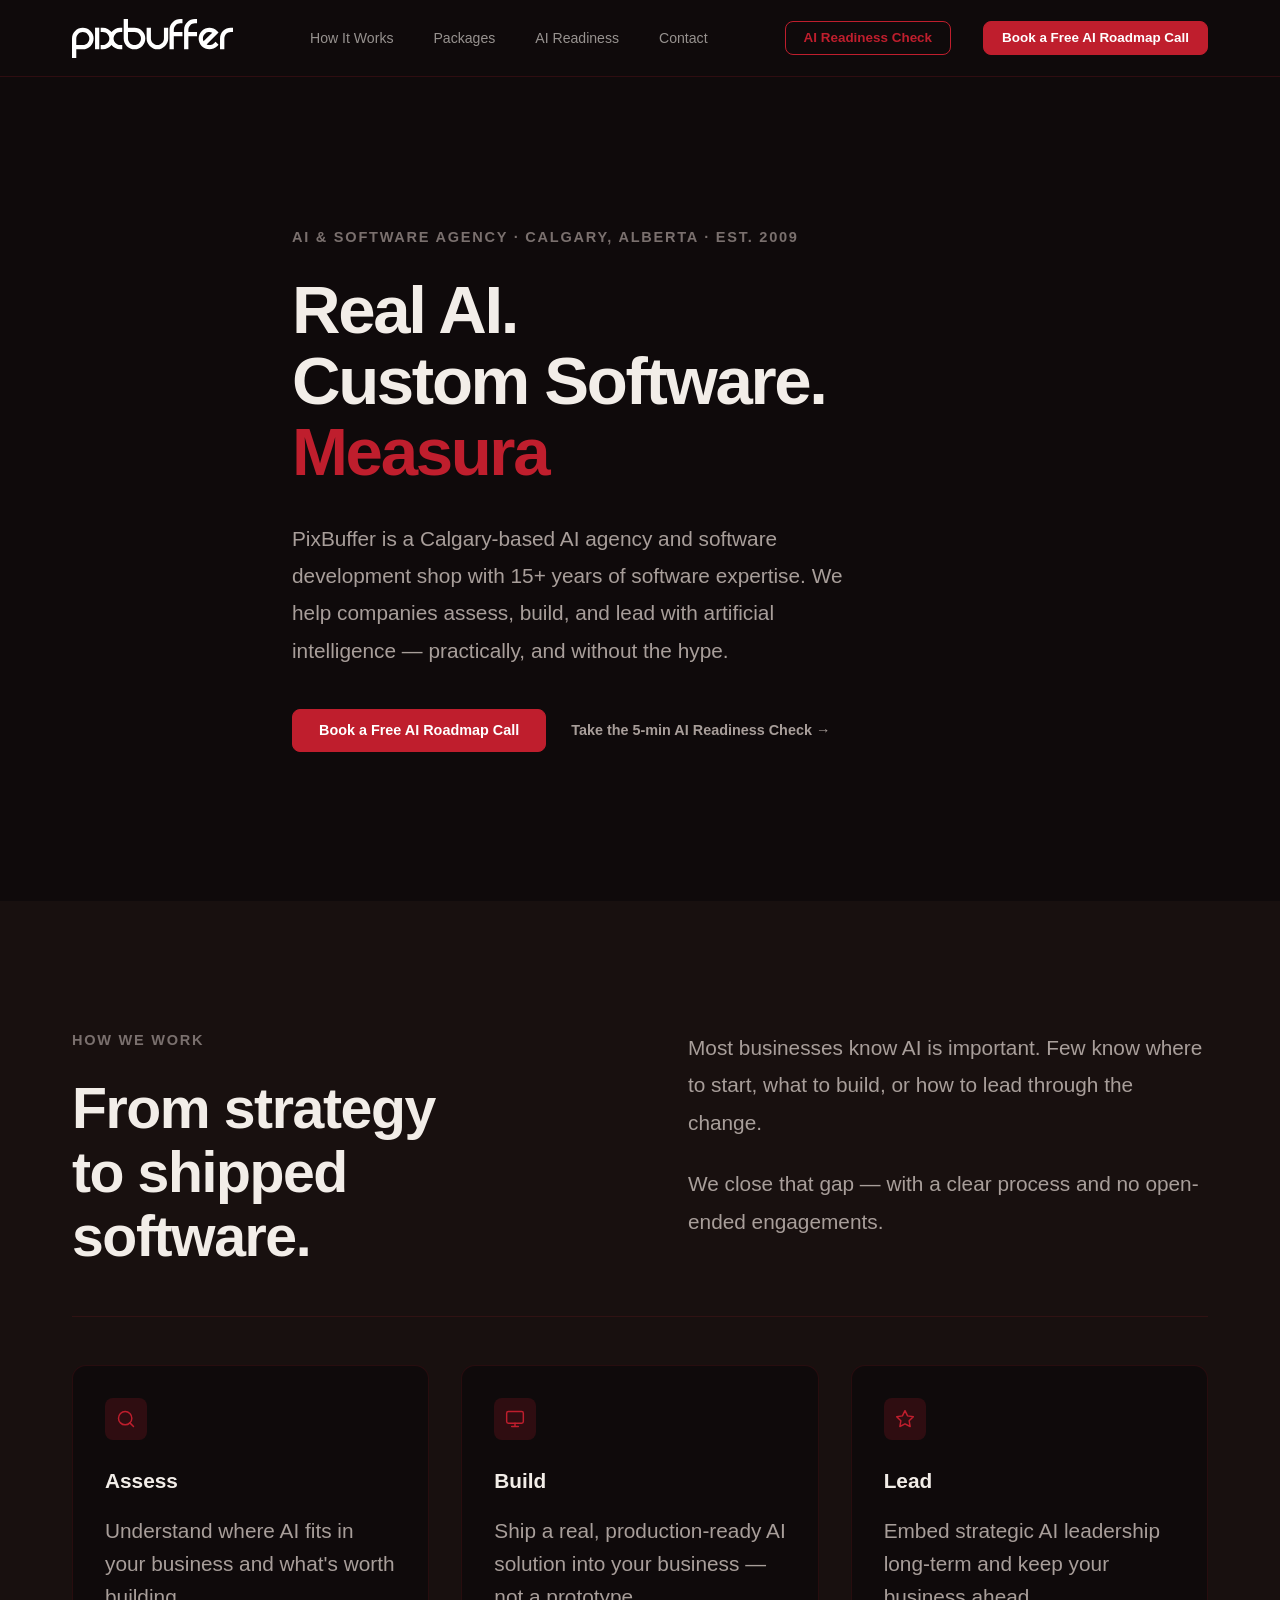
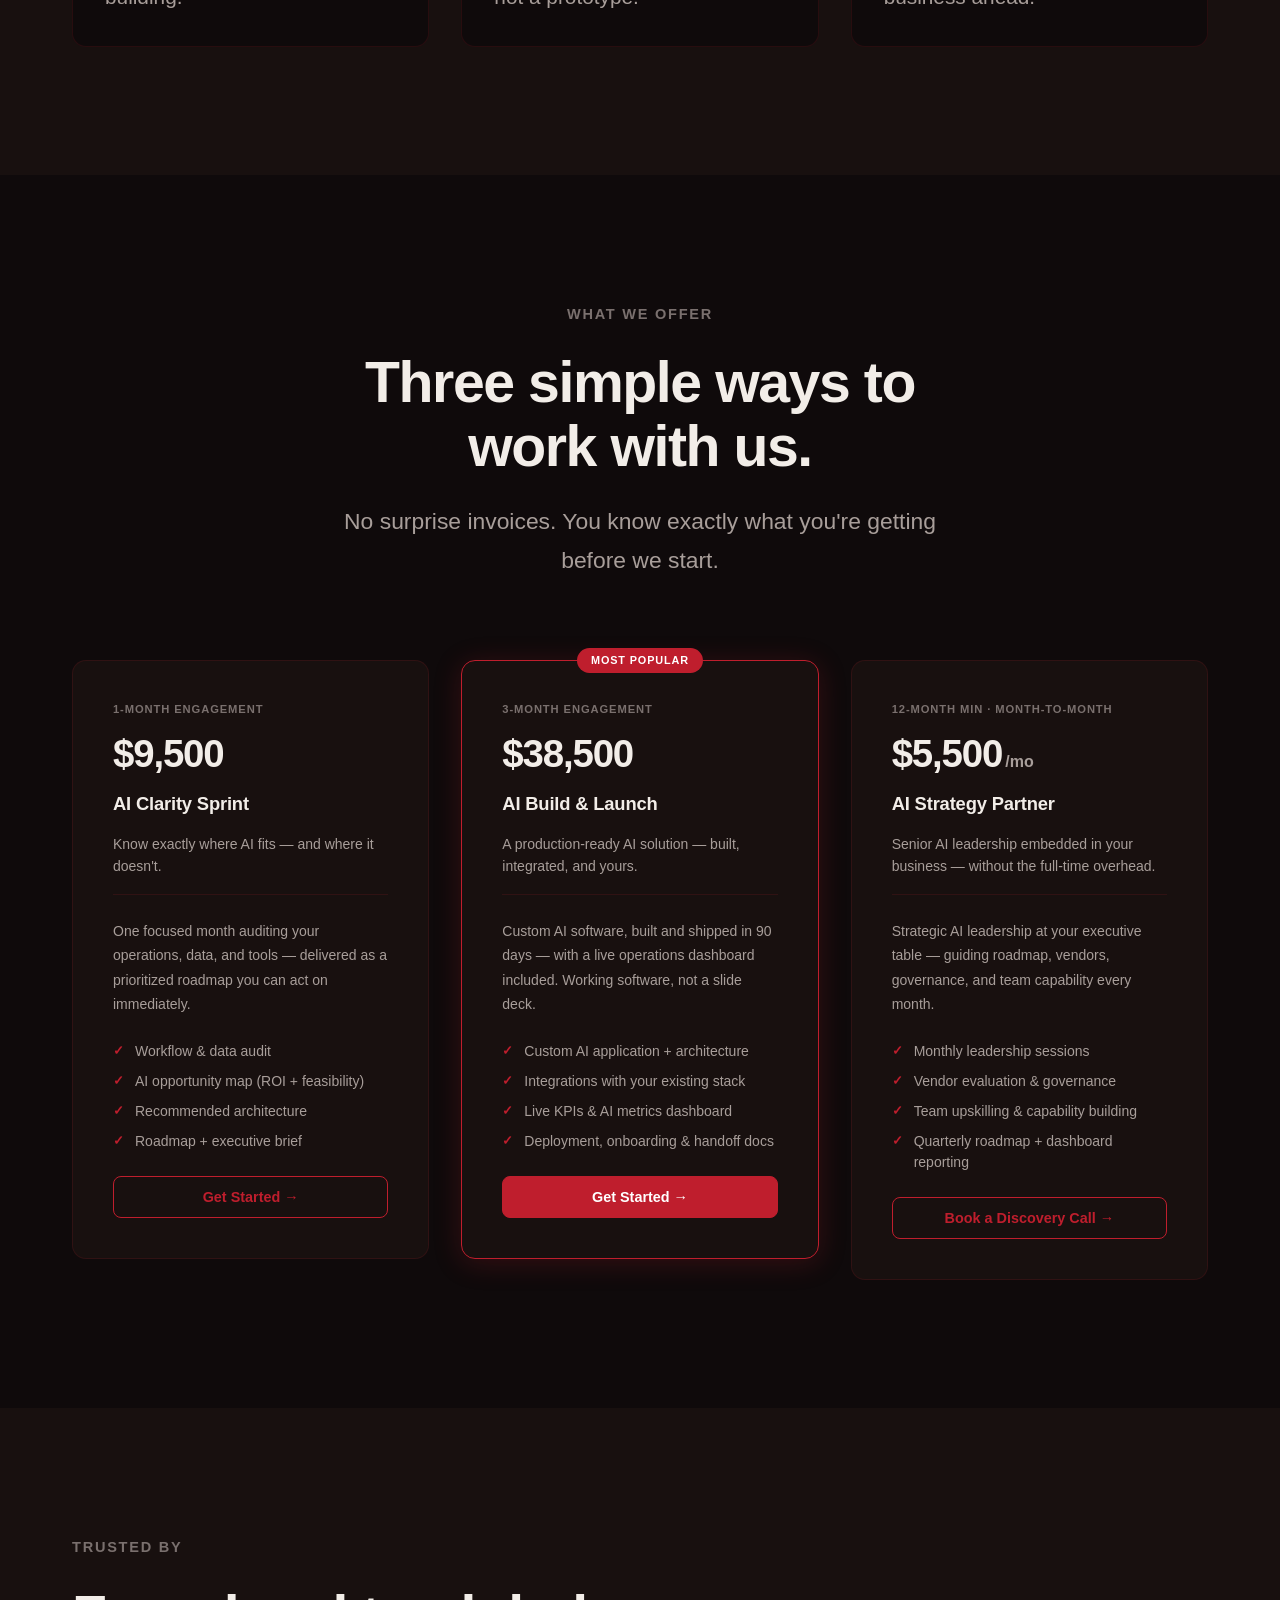
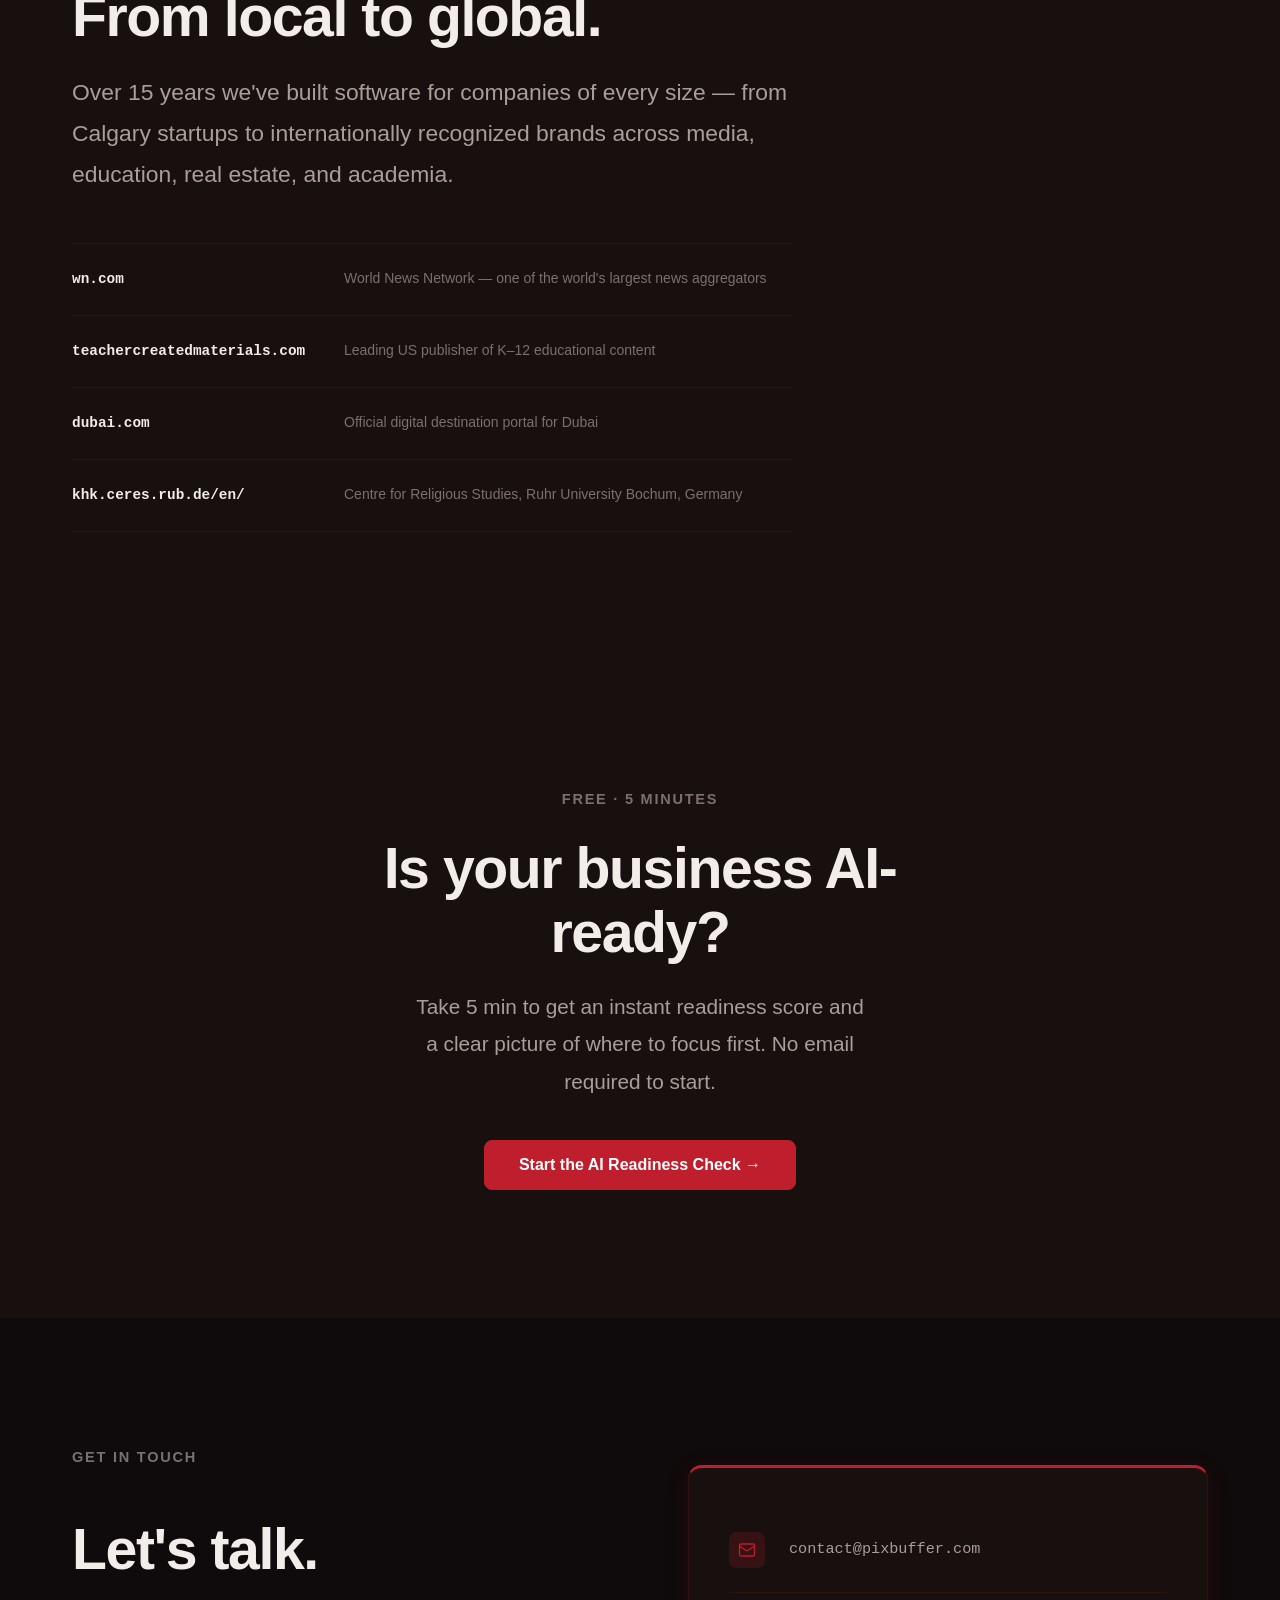
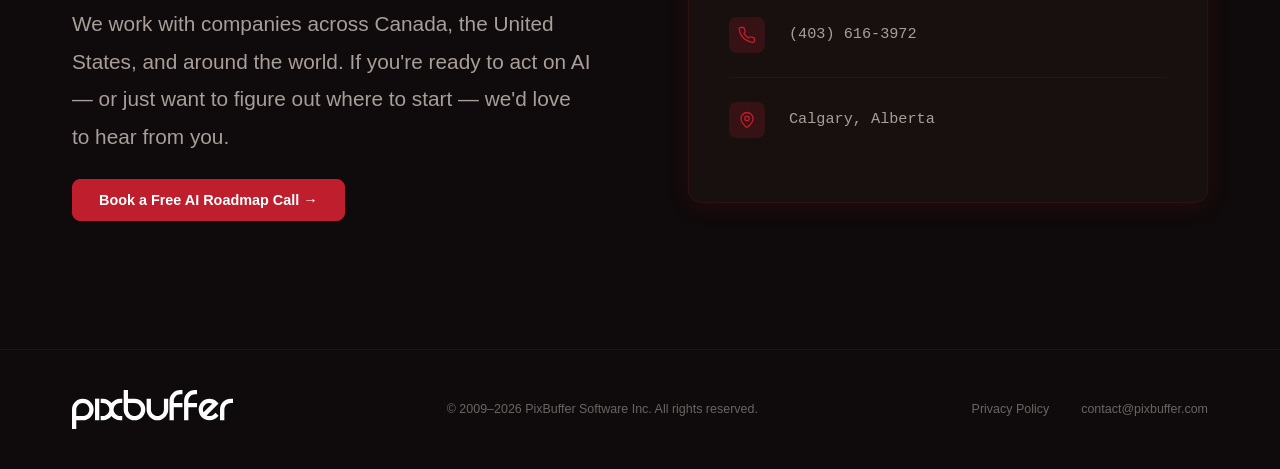
<file: index.html>
<!DOCTYPE html>
<html lang="en">
<head>
  <meta charset="UTF-8">
  <meta name="viewport" content="width=device-width, initial-scale=1.0">
  <title>PixBuffer — AI Agency &amp; Custom Software Development | Calgary, Alberta</title>
  <meta name="description" content="Calgary-based AI agency with 15+ years of software expertise. Fixed-price packages for AI assessment, custom software development, and strategic AI leadership.">
  <meta name="keywords" content="AI agency Calgary, custom software development Calgary, artificial intelligence consulting Alberta, AI strategy, software development Calgary, fractional CAIO, AI readiness">
  <meta name="author" content="PixBuffer Software Inc.">
  <meta name="robots" content="index, follow">
  <link rel="canonical" href="https://pixbuffer.com/">

  <!-- Open Graph -->
  <meta property="og:type" content="website">
  <meta property="og:url" content="https://pixbuffer.com/">
  <meta property="og:site_name" content="PixBuffer">
  <meta property="og:locale" content="en_CA">
  <meta property="og:title" content="PixBuffer — AI Agency & Custom Software Development | Calgary">
  <meta property="og:description" content="Calgary-based AI agency with 15+ years of software expertise. Fixed-price packages for AI assessment, custom software development, and strategic AI leadership.">
  <meta property="og:image" content="https://pixbuffer.com/og-image.png">
  <meta property="og:image:width" content="1200">
  <meta property="og:image:height" content="630">
  <meta property="og:image:alt" content="PixBuffer — AI Agency & Custom Software Development, Calgary">

  <!-- Twitter Card -->
  <meta name="twitter:card" content="summary_large_image">
  <meta name="twitter:title" content="PixBuffer — AI Agency & Custom Software Development">
  <meta name="twitter:description" content="Calgary-based AI agency with 15+ years of software expertise. Fixed-price AI packages.">
  <meta name="twitter:image" content="https://pixbuffer.com/og-image.png">

  <!-- JSON-LD Structured Data -->
  <script type="application/ld+json">
  {
    "@context": "https://schema.org",
    "@type": "ProfessionalService",
    "name": "PixBuffer Software Inc.",
    "description": "Calgary-based AI agency and custom software development shop with 15+ years of expertise. We help businesses assess, build, and lead with AI.",
    "url": "https://pixbuffer.com",
    "foundingDate": "2009",
    "areaServed": ["CA", "US"],
    "address": {
      "@type": "PostalAddress",
      "addressLocality": "Calgary",
      "addressRegion": "Alberta",
      "addressCountry": "CA"
    },
    "serviceType": [
      "AI Agency",
      "Custom Software Development",
      "AI Strategy Consulting",
      "AI Readiness Assessment"
    ],
    "priceRange": "$$$"
  }
  </script>

  <link rel="icon" href="fav1.ico" type="image/x-icon">
  <link rel="stylesheet" href="style.css?v=1.0.4">
</head>
<body>

  <!-- HEADER -->
  <header id="site-header">
    <div class="container header-inner">
      <a href="/" class="logo-link" aria-label="PixBuffer home">
        <img src="pixbuffer-logo-2026.svg" alt="PixBuffer" class="logo" width="161" height="39">
      </a>
      <nav id="main-nav" aria-label="Main navigation">
        <ul class="nav-list">
          <li><a href="#how-it-works" class="nav-link">How It Works</a></li>
          <li><a href="#packages" class="nav-link">Packages</a></li>
          <li><a href="#ai-readiness" class="nav-link">AI Readiness</a></li>
          <li><a href="#contact" class="nav-link">Contact</a></li>
        </ul>
      </nav>
      <a href="ai-readiness.html" class="btn btn-outline btn-sm nav-cta">AI Readiness Check</a>
      <a href="https://calendly.com/pixbuffer/discovery-call" class="btn btn-primary btn-sm nav-cta" target="_blank" rel="noopener noreferrer">Book a Free AI Roadmap Call</a>
      <button class="hamburger" id="hamburger" aria-label="Open menu" aria-expanded="false">
        <span></span>
        <span></span>
        <span></span>
      </button>
    </div>
  </header>

  <!-- MOBILE NAV -->
  <div class="mobile-nav" id="mobile-nav" aria-hidden="true" role="dialog" aria-label="Navigation menu">
    <ul class="mobile-nav-list">
      <li><a href="#how-it-works" class="mobile-nav-link">How It Works</a></li>
      <li><a href="#packages" class="mobile-nav-link">Packages</a></li>
      <li><a href="#ai-readiness" class="mobile-nav-link">AI Readiness</a></li>
      <li><a href="#contact" class="mobile-nav-link">Contact</a></li>
      <li>
        <a href="https://calendly.com/pixbuffer/discovery-call" class="btn btn-primary mobile-cta" target="_blank" rel="noopener noreferrer">Book a Free AI Roadmap Call</a>
      </li>
    </ul>
  </div>

  <main>

    <!-- HERO -->
    <section id="hero">
      <div class="container hero-inner">
        <div class="hero-content">
          <p class="eyebrow reveal">AI &amp; Software Agency &middot; Calgary, Alberta &middot; Est. 2009</p>
          <h1 class="hero-headline reveal">
            Real AI.<br>
            Custom Software.<br>
            <span class="accent">Measurable outcomes.</span>
          </h1>
          <p class="hero-subhead reveal">
            PixBuffer is a Calgary-based AI agency and software development shop
            with 15+ years of software expertise. We help companies assess, build,
            and lead with artificial intelligence — practically, and without the hype.
          </p>
          <div class="hero-ctas reveal">
            <a href="https://calendly.com/pixbuffer/discovery-call" class="btn btn-primary" target="_blank" rel="noopener noreferrer">Book a Free AI Roadmap Call</a>
            <a href="ai-readiness.html" class="btn btn-ghost">Take the 5-min AI Readiness Check &rarr;</a>
          </div>
        </div>
      </div>
    </section>

    <!-- HOW IT WORKS -->
    <section id="how-it-works" class="section-surface">
      <div class="container">
        <div class="split">
          <div class="split-left">
            <p class="eyebrow reveal">How We Work</p>
            <h2 class="section-headline reveal">From strategy<br>to shipped software.</h2>
          </div>
          <div class="split-right">
            <p class="body-text reveal">
              Most businesses know AI is important. Few know where to start, what to build, or how to lead through the change.
            </p>
            <p class="body-text reveal">
              We close that gap — with a clear process and no open-ended engagements.
            </p>
          </div>
        </div>
        <div class="steps">
          <div class="step reveal">
            <div class="step-icon" aria-hidden="true">
              <svg width="20" height="20" viewBox="0 0 24 24" fill="none" stroke="currentColor" stroke-width="1.75" stroke-linecap="round" stroke-linejoin="round">
                <circle cx="11" cy="11" r="8"/><path d="m21 21-4.35-4.35"/>
              </svg>
            </div>
            <p class="step-label">Assess</p>
            <p class="step-desc">Understand where AI fits in your business and what's worth building.</p>
          </div>
          <div class="step reveal">
            <div class="step-icon" aria-hidden="true">
              <svg width="20" height="20" viewBox="0 0 24 24" fill="none" stroke="currentColor" stroke-width="1.75" stroke-linecap="round" stroke-linejoin="round">
                <rect x="2" y="3" width="20" height="14" rx="2"/><path d="M8 21h8M12 17v4"/>
              </svg>
            </div>
            <p class="step-label">Build</p>
            <p class="step-desc">Ship a real, production-ready AI solution into your business — not a prototype.</p>
          </div>
          <div class="step reveal">
            <div class="step-icon" aria-hidden="true">
              <svg width="20" height="20" viewBox="0 0 24 24" fill="none" stroke="currentColor" stroke-width="1.75" stroke-linecap="round" stroke-linejoin="round">
                <polygon points="12 2 15.09 8.26 22 9.27 17 14.14 18.18 21.02 12 17.77 5.82 21.02 7 14.14 2 9.27 8.91 8.26 12 2"/>
              </svg>
            </div>
            <p class="step-label">Lead</p>
            <p class="step-desc">Embed strategic AI leadership long-term and keep your business ahead.</p>
          </div>
        </div>
      </div>
    </section>

    <!-- PACKAGES -->
    <section id="packages">
      <div class="container">
        <div class="section-header reveal">
          <p class="eyebrow">What We Offer</p>
          <h2 class="section-headline">Three simple ways to work with us.</h2>
          <p class="section-subhead">No surprise invoices. You know exactly what you're getting before we start.</p>
        </div>
        <div class="packages-grid">

          <!-- Package 1: AI Clarity Sprint -->
          <article class="package-card reveal">
            <div class="package-top">
              <span class="package-tag">1-Month Engagement</span>
              <div class="package-price">$9,500</div>
              <h3 class="package-name">AI Clarity Sprint</h3>
              <p class="package-tagline">Know exactly where AI fits — and where it doesn't.</p>
            </div>
            <p class="package-desc">
              One focused month auditing your operations, data, and tools — delivered as a prioritized roadmap you can act on immediately.
            </p>
            <ul class="package-deliverables" aria-label="Deliverables">
              <li>Workflow &amp; data audit</li>
              <li>AI opportunity map (ROI + feasibility)</li>
              <li>Recommended architecture</li>
              <li>Roadmap + executive brief</li>
            </ul>
            <a href="https://calendly.com/pixbuffer/discovery-call" class="btn btn-outline" target="_blank" rel="noopener noreferrer">Get Started &rarr;</a>
          </article>

          <!-- Package 2: AI Build & Launch (featured) -->
          <article class="package-card package-featured reveal">
            <div class="package-badge">Most Popular</div>
            <div class="package-top">
              <span class="package-tag">3-Month Engagement</span>
              <div class="package-price">$38,500</div>
              <h3 class="package-name">AI Build &amp; Launch</h3>
              <p class="package-tagline">A production-ready AI solution — built, integrated, and yours.</p>
            </div>
            <p class="package-desc">
              Custom AI software, built and shipped in 90 days — with a live operations dashboard included. Working software, not a slide deck.
            </p>
            <ul class="package-deliverables" aria-label="Deliverables">
              <li>Custom AI application + architecture</li>
              <li>Integrations with your existing stack</li>
              <li>Live KPIs &amp; AI metrics dashboard</li>
              <li>Deployment, onboarding &amp; handoff docs</li>
            </ul>
            <a href="https://calendly.com/pixbuffer/discovery-call" class="btn btn-primary" target="_blank" rel="noopener noreferrer">Get Started &rarr;</a>
          </article>

          <!-- Package 3: Fractional CAIO -->
          <article class="package-card reveal">
            <div class="package-top">
              <span class="package-tag">12-Month Min &middot; Month-to-Month</span>
              <div class="package-price">$5,500<span class="price-unit">&thinsp;/mo</span></div>
              <h3 class="package-name">AI Strategy Partner</h3>
              <p class="package-tagline">Senior AI leadership embedded in your business — without the full-time overhead.</p>
            </div>
            <p class="package-desc">
              Strategic AI leadership at your executive table — guiding roadmap, vendors, governance, and team capability every month.
            </p>
            <ul class="package-deliverables" aria-label="Deliverables">
              <li>Monthly leadership sessions</li>
              <li>Vendor evaluation &amp; governance</li>
              <li>Team upskilling &amp; capability building</li>
              <li>Quarterly roadmap + dashboard reporting</li>
            </ul>
            <a href="https://calendly.com/pixbuffer/discovery-call" class="btn btn-outline" target="_blank" rel="noopener noreferrer">Book a Discovery Call &rarr;</a>
          </article>

        </div>
      </div>
    </section>

    <!-- CLIENTS -->
    <section id="clients" class="section-surface">
      <div class="container">
        <div class="clients-inner reveal">
          <p class="eyebrow">Trusted By</p>
          <h2 class="section-headline">From local to global.</h2>
          <p class="clients-body">
            Over 15 years we've built software for companies of every size — from Calgary startups
            to internationally recognized brands across media, education, real estate, and academia.
          </p>
          <ul class="clients-list">
            <li class="client-item">
              <span class="client-domain">wn.com</span>
              <span class="client-desc">World News Network — one of the world's largest news aggregators</span>
            </li>
            <li class="client-item">
              <span class="client-domain">teachercreatedmaterials.com</span>
              <span class="client-desc">Leading US publisher of K–12 educational content</span>
            </li>
            <li class="client-item">
              <span class="client-domain">dubai.com</span>
              <span class="client-desc">Official digital destination portal for Dubai</span>
            </li>
            <li class="client-item">
              <span class="client-domain">khk.ceres.rub.de/en/</span>
              <span class="client-desc">Centre for Religious Studies, Ruhr University Bochum, Germany</span>
            </li>
          </ul>
        </div>
      </div>
    </section>

    <!-- AI READINESS CHECK -->
    <section id="ai-readiness" class="section-surface">
      <div class="container">
        <div class="readiness-block reveal">
          <p class="eyebrow">Free &middot; 5 Minutes</p>
          <h2 class="section-headline">Is your business AI-ready?</h2>
          <p class="readiness-body">
            Take 5 min to get an instant readiness score and a clear picture of where to focus first.
            No email required to start.
          </p>
          <a href="ai-readiness.html" class="btn btn-primary btn-lg">Start the AI Readiness Check &rarr;</a>
        </div>
      </div>
    </section>

    <!-- CONTACT -->
    <section id="contact">
      <div class="container">
        <div class="contact-grid">
          <div class="contact-left">
            <p class="eyebrow reveal">Get in Touch</p>
            <h2 class="section-headline reveal">Let's talk.</h2>
            <p class="body-text reveal">
              We work with companies across Canada, the United States, and around the world.
              If you're ready to act on AI — or just want to figure out where to start — we'd love to hear from you.
            </p>
            <a href="https://calendly.com/pixbuffer/discovery-call" class="btn btn-primary reveal" target="_blank" rel="noopener noreferrer">Book a Free AI Roadmap Call &rarr;</a>
          </div>
          <div class="contact-right reveal">
            <div class="contact-card">
              <a href="mailto:contact@pixbuffer.com" class="contact-item">
                <span class="contact-icon" aria-hidden="true">
                  <svg width="18" height="18" viewBox="0 0 24 24" fill="none" stroke="currentColor" stroke-width="1.75" stroke-linecap="round" stroke-linejoin="round">
                    <rect x="2" y="4" width="20" height="16" rx="2"/><path d="m22 7-8.97 5.7a1.94 1.94 0 0 1-2.06 0L2 7"/>
                  </svg>
                </span>
                <span class="contact-text">contact@pixbuffer.com</span>
              </a>
              <a href="tel:+14036163972" class="contact-item">
                <span class="contact-icon" aria-hidden="true">
                  <svg width="18" height="18" viewBox="0 0 24 24" fill="none" stroke="currentColor" stroke-width="1.75" stroke-linecap="round" stroke-linejoin="round">
                    <path d="M22 16.92v3a2 2 0 0 1-2.18 2 19.79 19.79 0 0 1-8.63-3.07A19.5 19.5 0 0 1 4.69 13a19.79 19.79 0 0 1-3.07-8.67A2 2 0 0 1 3.6 2h3a2 2 0 0 1 2 1.72c.127.96.361 1.903.7 2.81a2 2 0 0 1-.45 2.11L7.91 9.91a16 16 0 0 0 6.06 6.06l1.27-.91a2 2 0 0 1 2.11-.45c.907.339 1.85.573 2.81.7A2 2 0 0 1 22 16.92z"/>
                  </svg>
                </span>
                <span class="contact-text">(403) 616-3972</span>
              </a>
              <span class="contact-item contact-location">
                <span class="contact-icon" aria-hidden="true">
                  <svg width="18" height="18" viewBox="0 0 24 24" fill="none" stroke="currentColor" stroke-width="1.75" stroke-linecap="round" stroke-linejoin="round">
                    <path d="M20 10c0 6-8 12-8 12s-8-6-8-12a8 8 0 0 1 16 0Z"/><circle cx="12" cy="10" r="3"/>
                  </svg>
                </span>
                <span class="contact-text">Calgary, Alberta</span>
              </span>
            </div>
          </div>
        </div>
      </div>
    </section>

  </main>

  <!-- FOOTER -->
  <footer id="site-footer">
    <div class="container footer-inner">
      <a href="/" aria-label="PixBuffer home">
        <img src="pixbuffer-logo-2026.svg" alt="PixBuffer" class="footer-logo" width="160" height="39">
      </a>
      <p class="footer-copy">&copy; 2009&ndash;2026 PixBuffer Software Inc. All rights reserved.</p>
      <a href="privacy.html" class="footer-email">Privacy Policy</a>
      <a href="mailto:contact@pixbuffer.com" class="footer-email">contact@pixbuffer.com</a>
    </div>
  </footer>

  <script src="main.js?v=1.0.2"></script>
</body>
</html>
</file>
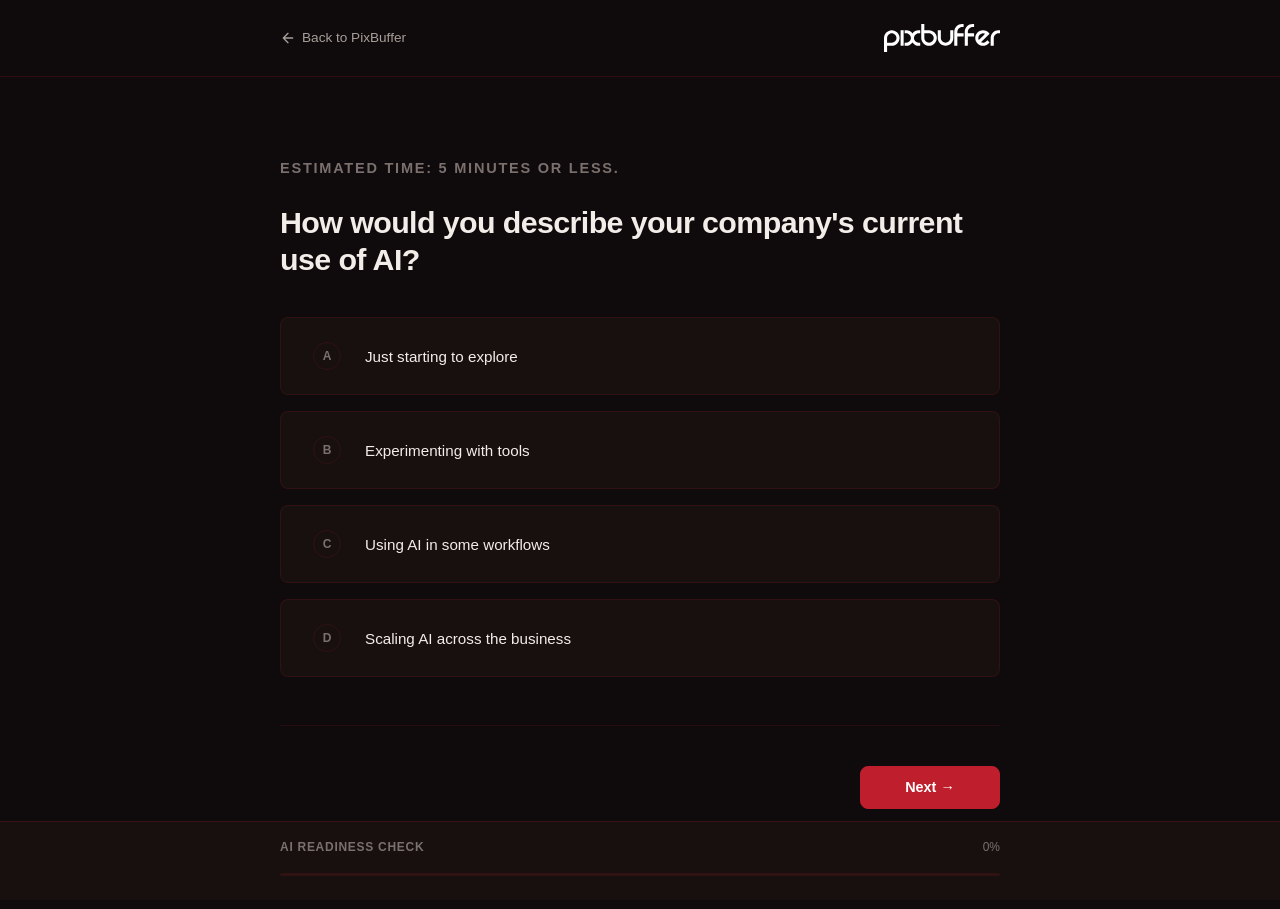
<file: ai-readiness.html>
<!DOCTYPE html>
<html lang="en">
<head>
  <meta charset="UTF-8">
  <meta name="viewport" content="width=device-width, initial-scale=1.0">
  <title>AI Readiness Check — Free 5-Minute Quiz | PixBuffer</title>
  <meta name="description" content="Take PixBuffer's free 5-minute AI Readiness Check to find out exactly where your business stands on AI adoption and where to focus first.">
  <meta name="robots" content="index, follow">
  <link rel="canonical" href="https://pixbuffer.com/ai-readiness.html">

  <!-- Open Graph -->
  <meta property="og:type" content="website">
  <meta property="og:url" content="https://pixbuffer.com/ai-readiness.html">
  <meta property="og:site_name" content="PixBuffer">
  <meta property="og:title" content="AI Readiness Check — Free 5-Minute Quiz | PixBuffer">
  <meta property="og:description" content="Answer 8 quick questions and get an instant AI readiness score for your business. Free, no email required.">
  <meta property="og:image" content="https://pixbuffer.com/og-image.png">
  <meta property="og:image:width" content="1200">
  <meta property="og:image:height" content="630">

  <!-- Twitter Card -->
  <meta name="twitter:card" content="summary_large_image">
  <meta name="twitter:title" content="AI Readiness Check — Free 5-Minute Quiz | PixBuffer">
  <meta name="twitter:description" content="Find out how AI-ready your business is in 5 minutes. Free, instant score, no email required.">
  <meta name="twitter:image" content="https://pixbuffer.com/og-image.png">

  <link rel="icon" href="fav1.ico" type="image/x-icon">
  <link rel="stylesheet" href="style.css?v=1.0.4">
  <style>
    /* ── Dark theme ────────────────────────────────────────── */
    html, body {
      --bg:          #0f0a0b;
      --surface:     #18100f;
      --border:      rgba(191,30,45,0.14);
      --text:        #f2ede8;
      --text-muted:  #a89e9a;
      --text-faint:  #7a706e;
      --accent-muted: rgba(191,30,45,0.18);
      background-color: #0f0a0b;
      color: #f2ede8;
    }

    /* ── Wizard layout ─────────────────────────────────────── */
    #quiz-page {
      min-height: 100vh;
      display: flex;
      flex-direction: column;
    }

    #quiz-header {
      background-color: #0f0a0b;
      border-bottom: 1px solid rgba(191,30,45,0.18);
      padding: 0 var(--s4);
    }

    .quiz-header-inner {
      max-width: 720px;
      margin: 0 auto;
      height: 76px;
      display: flex;
      align-items: center;
      justify-content: space-between;
    }

    .quiz-back {
      font-size: 0.85rem;
      color: var(--text-muted);
      display: flex;
      align-items: center;
      gap: 6px;
      transition: color var(--t);
    }
    .quiz-back:hover { color: var(--accent); }
    .quiz-back svg   { flex-shrink: 0; }

    /* ── Progress bar ──────────────────────────────────────── */
    #progress-bar-wrap {
      position: fixed;
      bottom: 0;
      left: 0;
      right: 0;
      z-index: 100;
      background-color: #18100f;
      border-top: 1px solid rgba(191,30,45,0.18);
      padding: var(--s2) var(--s4) var(--s3);
    }

    .progress-meta {
      max-width: 720px;
      margin: 0 auto var(--s2);
      display: flex;
      justify-content: space-between;
      align-items: center;
    }

    .progress-label {
      font-size: 0.75rem;
      font-weight: 600;
      color: var(--text-faint);
      letter-spacing: 0.06em;
      text-transform: uppercase;
    }

    .progress-step {
      font-size: 0.75rem;
      font-weight: 500;
      color: var(--text-faint);
    }

    .progress-track {
      max-width: 720px;
      margin: 0 auto;
      height: 3px;
      background-color: var(--border);
      border-radius: 99px;
      overflow: hidden;
    }

    .progress-fill {
      height: 100%;
      background-color: var(--accent);
      border-radius: 99px;
      transition: width 0.4s ease;
      width: 0%;
    }

    /* ── Wizard body ───────────────────────────────────────── */
    #quiz-body {
      flex: 1;
      display: flex;
      align-items: flex-start;
      padding: var(--s10) var(--s4) 100px;
    }

    .quiz-inner {
      max-width: 720px;
      width: 100%;
      margin: 0 auto;
    }

    /* ── Question screen ───────────────────────────────────── */
    .question-screen {
      display: none;
      animation: fadeUp 0.32s ease;
    }

    .question-screen.active { display: block; }

    @keyframes fadeUp {
      from { opacity: 0; transform: translateY(16px); }
      to   { opacity: 1; transform: translateY(0); }
    }

    .question-text {
      font-size: clamp(1.4rem, 3vw, 1.9rem);
      font-weight: 800;
      letter-spacing: -0.02em;
      line-height: 1.2;
      color: var(--text);
      margin-bottom: var(--s5);
    }

    /* ── Answer options ────────────────────────────────────── */
    .options-list {
      display: flex;
      flex-direction: column;
      gap: var(--s2);
    }

    .option-btn {
      display: flex;
      align-items: center;
      gap: var(--s3);
      width: 100%;
      padding: var(--s3) var(--s4);
      background-color: var(--surface);
      border: 1.5px solid var(--border);
      border-radius: var(--r);
      cursor: pointer;
      text-align: left;
      font-family: var(--font);
      font-size: 0.95rem;
      font-weight: 500;
      color: var(--text);
      transition: border-color var(--t), background-color var(--t), box-shadow var(--t);
    }

    .option-btn:hover {
      border-color: var(--accent);
      background-color: var(--accent-muted);
    }

    .option-btn.selected {
      border-color: var(--accent);
      background-color: var(--accent-muted);
      box-shadow: 0 0 0 3px rgba(191,30,45,0.10);
    }

    .option-letter {
      flex-shrink: 0;
      width: 28px;
      height: 28px;
      border-radius: 50%;
      border: 1.5px solid var(--border);
      display: flex;
      align-items: center;
      justify-content: center;
      font-size: 0.75rem;
      font-weight: 700;
      color: var(--text-faint);
      transition: border-color var(--t), color var(--t), background-color var(--t);
    }

    .option-btn.selected .option-letter,
    .option-btn:hover .option-letter {
      border-color: var(--accent);
      color: var(--accent);
    }

    /* ── Navigation ────────────────────────────────────────── */
    .quiz-nav {
      display: flex;
      align-items: center;
      justify-content: space-between;
      margin-top: var(--s6);
      padding-top: var(--s5);
      border-top: 1px solid var(--border);
    }

    .quiz-nav .btn-ghost {
      color: var(--text-muted);
    }

    #btn-next {
      min-width: 140px;
    }

    /* ── Result screen ─────────────────────────────────────── */
    #result-screen {
      display: none;
    }

    #result-screen.active { display: block; }

    .result-tier-label {
      display: inline-block;
      font-size: 0.72rem;
      font-weight: 700;
      letter-spacing: 0.1em;
      text-transform: uppercase;
      color: var(--accent);
      background-color: var(--accent-muted);
      padding: 5px 14px;
      border-radius: 99px;
      margin-bottom: var(--s4);
    }

    .result-headline {
      font-size: clamp(2rem, 4vw, 2.8rem);
      font-weight: 900;
      letter-spacing: -0.025em;
      line-height: 1.1;
      color: var(--text);
      margin-bottom: var(--s4);
    }

    .result-desc {
      font-size: 1rem;
      color: var(--text-muted);
      line-height: 1.8;
      max-width: 540px;
      margin-bottom: var(--s6);
    }

    /* Score bar */
    .score-bar-wrap {
      margin-bottom: var(--s6);
    }

    .score-bar-label {
      display: flex;
      justify-content: space-between;
      font-size: 0.8rem;
      color: var(--text-faint);
      margin-bottom: var(--s1);
    }

    .score-bar-track {
      height: 6px;
      background-color: var(--border);
      border-radius: 99px;
      overflow: hidden;
    }

    .score-bar-fill {
      height: 100%;
      background-color: var(--accent);
      border-radius: 99px;
      transition: width 1s ease 0.3s;
      width: 0%;
    }

    /* CTA block */
    .result-cta-block {
      background-color: var(--surface);
      border: 1px solid var(--border);
      border-radius: var(--r-lg);
      padding: var(--s5);
      margin-bottom: var(--s6);
    }

    .result-cta-block h3 {
      font-size: 1.1rem;
      font-weight: 700;
      color: var(--text);
      margin-bottom: var(--s2);
    }

    .result-cta-block p {
      font-size: 0.9rem;
      color: var(--text-muted);
      line-height: 1.7;
      margin-bottom: var(--s4);
    }

    .result-cta-block .btn { margin-right: var(--s2); }

    /* Tally embed wrapper */
    #tally-wrap {
      margin-bottom: var(--s4);
    }

    .tally-label {
      font-size: 0.8rem;
      color: var(--text-faint);
      margin-bottom: var(--s2);
    }

    @media (max-width: 480px) {
      .result-cta-block .btn { width: 100%; margin-right: 0; margin-bottom: var(--s2); }
    }
  </style>
</head>
<body id="quiz-page">

  <!-- HEADER -->
  <header id="quiz-header">
    <div class="quiz-header-inner">
      <a href="index.html" class="quiz-back">
        <svg width="16" height="16" viewBox="0 0 24 24" fill="none" stroke="currentColor" stroke-width="2" stroke-linecap="round" stroke-linejoin="round">
          <path d="M19 12H5M12 5l-7 7 7 7"/>
        </svg>
        Back to PixBuffer
      </a>
      <a href="/" aria-label="PixBuffer home">
        <img src="pixbuffer-logo-2026.svg" alt="PixBuffer" height="28" width="auto" style="filter: brightness(0) invert(1);">
      </a>
    </div>
  </header>

  <!-- PROGRESS BAR -->
  <div id="progress-bar-wrap">
    <div class="progress-meta">
      <span class="progress-label">AI Readiness Check</span>
      <span class="progress-step" id="progress-step-label">0%</span>
    </div>
    <div class="progress-track">
      <div class="progress-fill" id="progress-fill"></div>
    </div>
  </div>

  <!-- QUIZ BODY -->
  <div id="quiz-body">
    <div class="quiz-inner">

      <!-- Questions injected by JS -->
      <div id="questions-container"></div>

      <!-- Navigation -->
      <nav class="quiz-nav" id="quiz-nav">
        <button class="btn btn-ghost" id="btn-back" style="display:none;">← Back</button>
        <div></div>
        <button class="btn btn-primary" id="btn-next" disabled>Next →</button>
      </nav>

      <!-- Result screen -->
      <section id="result-screen" aria-live="polite">
        <span class="result-tier-label" id="result-tier"></span>
        <h2 class="result-headline" id="result-headline"></h2>
        <p class="result-desc" id="result-desc"></p>

        <div class="score-bar-wrap">
          <div class="score-bar-label">
            <span>AI Readiness Score</span>
            <span id="score-label"></span>
          </div>
          <div class="score-bar-track">
            <div class="score-bar-fill" id="score-bar-fill"></div>
          </div>
        </div>

        <div class="result-cta-block" id="result-cta-block">
          <h3 id="cta-heading"></h3>
          <p id="cta-body"></p>
          <a href="https://calendly.com/pixbuffer/discovery-call" class="btn btn-primary" target="_blank" rel="noopener noreferrer">Book a Free AI Roadmap Call</a>
          <a href="index.html#packages" class="btn btn-outline">View Packages</a>
        </div>


        <button class="btn btn-ghost" id="btn-retake">← Retake the check</button>
      </section>

    </div>
  </div>

  <script>
    /* ============================================================
       QUIZ DATA
       ============================================================ */
    const QUESTIONS = [
      {
        text: "How would you describe your company's current use of AI?",
        options: [
          { label: "Just starting to explore",          score: 0 },
          { label: "Experimenting with tools",          score: 1 },
          { label: "Using AI in some workflows",        score: 2 },
          { label: "Scaling AI across the business",    score: 3 }
        ]
      },
      {
        text: "How many people are in your organization?",
        options: [
          { label: "1 – 10",   score: 0 },
          { label: "11 – 50",  score: 1 },
          { label: "51 – 200", score: 2 },
          { label: "200+",     score: 3 }
        ]
      },
      {
        text: "How organized and accessible is your business data?",
        options: [
          { label: "It's a mess — siloed and hard to access",         score: 0 },
          { label: "Partially organized in a few places",             score: 1 },
          { label: "Mostly structured and reasonably accessible",     score: 2 },
          { label: "Clean, centralized, and well-documented",        score: 3 }
        ]
      },
      {
        text: "Do you have any AI or data expertise in-house?",
        options: [
          { label: "None at all",                       score: 0 },
          { label: "One or two people dabbling",        score: 1 },
          { label: "A few people with solid skills",   score: 2 },
          { label: "A dedicated AI or data team",       score: 3 }
        ]
      },
      {
        text: "What's your biggest barrier to AI adoption right now?",
        options: [
          { label: "Don't know where to start",         score: 0 },
          { label: "No technical resources in-house",   score: 1 },
          { label: "Unclear ROI or business case",      score: 1 },
          { label: "Risk, governance, or compliance",   score: 2 }
        ]
      },
      {
        text: "Have you evaluated any AI tools or vendors yet?",
        options: [
          { label: "No, not yet",                       score: 0 },
          { label: "Looked at a few casually",          score: 1 },
          { label: "Actively comparing options",        score: 2 },
          { label: "Already using some in production",  score: 3 }
        ]
      },
      {
        text: "What outcome matters most to your business right now?",
        options: [
          { label: "Reduce operational costs",          score: 1 },
          { label: "Grow revenue",                      score: 2 },
          { label: "Move and decide faster",            score: 2 },
          { label: "Stay ahead of competitors",         score: 3 }
        ]
      },
      {
        text: "What's your timeline to act on AI?",
        options: [
          { label: "Just exploring for now",            score: 0 },
          { label: "Within the next 6 months",          score: 1 },
          { label: "Within the next 1–2 months",        score: 2 },
          { label: "Ready to move now",                 score: 3 }
        ]
      }
    ];

    const TIERS = [
      {
        min: 0, max: 7,
        tier:     "AI Aware",
        headline: "You're at the start of your AI journey.",
        desc:     "That's exactly the right time to get clarity before committing budget. Most businesses in your position benefit most from a structured assessment — understanding what's worth building before building anything.",
        ctaHead:  "The AI Clarity Sprint is your next step.",
        ctaBody:  "We'll spend one month mapping your highest-value AI opportunities and hand you a prioritized roadmap — so your first AI investment lands where it matters."
      },
      {
        min: 8, max: 16,
        tier:     "AI Ready",
        headline: "You have a solid foundation to build on.",
        desc:     "Your organization has the data, awareness, and appetite to move forward. The question isn't whether AI will help you — it's what to build first and how to ship it well.",
        ctaHead:  "The AI Build & Launch package is built for you.",
        ctaBody:  "We design, build, and deploy a production-ready AI solution inside your business — with a custom dashboard so you can measure impact from day one."
      },
      {
        min: 17, max: 24,
        tier:     "AI Leading",
        headline: "You're ahead of most — now protect that lead.",
        desc:     "Your business is already using AI in meaningful ways. The risk now is fragmentation — disparate tools, no governance, and no one owning the long-term strategy. The companies that stay ahead are the ones that treat AI leadership as a function, not a project.",
        ctaHead:  "A Fractional Chief AI Officer keeps you ahead.",
        ctaBody:  "Strategic AI leadership embedded in your team — vendor governance, roadmap ownership, and team upskilling — without the full-time executive cost."
      }
    ];

    /* ============================================================
       STATE
       ============================================================ */
    let current  = 0;
    let answers  = new Array(QUESTIONS.length).fill(null);

    const container     = document.getElementById('questions-container');
    const resultScreen  = document.getElementById('result-screen');
    const quizNav       = document.getElementById('quiz-nav');
    const btnNext       = document.getElementById('btn-next');
    const btnBack       = document.getElementById('btn-back');
    const progressFill  = document.getElementById('progress-fill');
    const progressLabel = document.getElementById('progress-step-label');
    const progressWrap  = document.getElementById('progress-bar-wrap');

    /* ============================================================
       BUILD QUESTION SCREENS
       ============================================================ */
    QUESTIONS.forEach((q, qi) => {
      const screen = document.createElement('div');
      screen.className = 'question-screen' + (qi === 0 ? ' active' : '');
      screen.id = `q-${qi}`;
      screen.setAttribute('role', 'group');
      screen.setAttribute('aria-labelledby', `ql-${qi}`);

      const letters = ['A', 'B', 'C', 'D'];

      screen.innerHTML = `
        ${qi === 0 ? '<p class="eyebrow" style="margin-bottom: var(--s3);">Estimated Time: 5 minutes or less.</p>' : ''}
        <p class="question-text" id="ql-${qi}">${q.text}</p>
        <ul class="options-list" role="radiogroup">
          ${q.options.map((opt, oi) => `
            <li>
              <button
                class="option-btn"
                data-q="${qi}"
                data-o="${oi}"
                role="radio"
                aria-checked="false"
              >
                <span class="option-letter" aria-hidden="true">${letters[oi]}</span>
                ${opt.label}
              </button>
            </li>
          `).join('')}
        </ul>
      `;

      container.appendChild(screen);
    });

    /* ============================================================
       OPTION SELECTION
       ============================================================ */
    container.addEventListener('click', e => {
      const btn = e.target.closest('.option-btn');
      if (!btn) return;

      const qi = parseInt(btn.dataset.q);
      const oi = parseInt(btn.dataset.o);

      if (qi !== current) return;

      answers[qi] = oi;

      // Update UI
      document.querySelectorAll(`[data-q="${qi}"]`).forEach(b => {
        const selected = parseInt(b.dataset.o) === oi;
        b.classList.toggle('selected', selected);
        b.setAttribute('aria-checked', String(selected));
      });

      btnNext.disabled = false;

      setTimeout(() => {
        if (current < QUESTIONS.length - 1) {
          current++;
          showQuestion(current);
        } else {
          progressFill.style.width = '100%';
          progressLabel.textContent = '100%';
          showResults();
        }
      }, 380);
    });

    /* ============================================================
       NAVIGATION
       ============================================================ */
    function showQuestion(index) {
      document.querySelectorAll('.question-screen').forEach(s => s.classList.remove('active'));
      document.getElementById(`q-${index}`).classList.add('active');

      btnBack.style.display = index === 0 ? 'none' : '';
      btnNext.textContent   = index === QUESTIONS.length - 1 ? 'See My Results' : 'Next →';
      btnNext.disabled      = answers[index] === null;

      const pct = Math.round((index / QUESTIONS.length) * 100);
      progressFill.style.width = pct + '%';
      progressLabel.textContent = pct + '%';
    }

    btnNext.addEventListener('click', () => {
      if (answers[current] === null) return;

      if (current < QUESTIONS.length - 1) {
        current++;
        showQuestion(current);
      } else {
        progressFill.style.width = '100%';
        progressLabel.textContent = '100%';
        showResults();
      }
    });

    btnBack.addEventListener('click', () => {
      if (current > 0) {
        current--;
        showQuestion(current);
      }
    });

    /* ============================================================
       RESULTS
       ============================================================ */
    function showResults() {
      // Calculate score
      const score = answers.reduce((sum, answerIdx, qi) => {
        return sum + (answerIdx !== null ? QUESTIONS[qi].options[answerIdx].score : 0);
      }, 0);

      const maxScore = QUESTIONS.reduce((sum, q) => {
        return sum + Math.max(...q.options.map(o => o.score));
      }, 0);

      const pct = Math.round((score / maxScore) * 100);
      const tier = TIERS.find(t => score >= t.min && score <= t.max) || TIERS[0];

      // Hide questions & nav, show result
      container.style.display = 'none';
      quizNav.style.display   = 'none';
      progressWrap.style.display = 'none';
      resultScreen.classList.add('active');

      document.getElementById('result-tier').textContent     = tier.tier;
      document.getElementById('result-headline').textContent = tier.headline;
      document.getElementById('result-desc').textContent     = tier.desc;
      document.getElementById('cta-heading').textContent     = tier.ctaHead;
      document.getElementById('cta-body').textContent        = tier.ctaBody;
      document.getElementById('score-label').textContent     = `${score} / ${maxScore}`;

      // Animate score bar after paint
      requestAnimationFrame(() => {
        requestAnimationFrame(() => {
          document.getElementById('score-bar-fill').style.width = pct + '%';
        });
      });

      // Load Tally embed script if not already loaded
      if (!window._tallyLoaded) {
        const s = document.createElement('script');
        s.src = 'https://tally.so/widgets/embed.js';
        s.async = true;
        document.head.appendChild(s);
        window._tallyLoaded = true;
      }
    }

    /* ============================================================
       RETAKE
       ============================================================ */
    document.getElementById('btn-retake').addEventListener('click', () => {
      answers  = new Array(QUESTIONS.length).fill(null);
      current  = 0;

      container.style.display    = '';
      quizNav.style.display      = '';
      progressWrap.style.display = '';
      resultScreen.classList.remove('active');

      document.querySelectorAll('.option-btn').forEach(b => {
        b.classList.remove('selected');
        b.setAttribute('aria-checked', 'false');
      });

      showQuestion(0);
    });

    /* ============================================================
       INIT
       ============================================================ */
    showQuestion(0);
  </script>

</body>
</html>
</file>
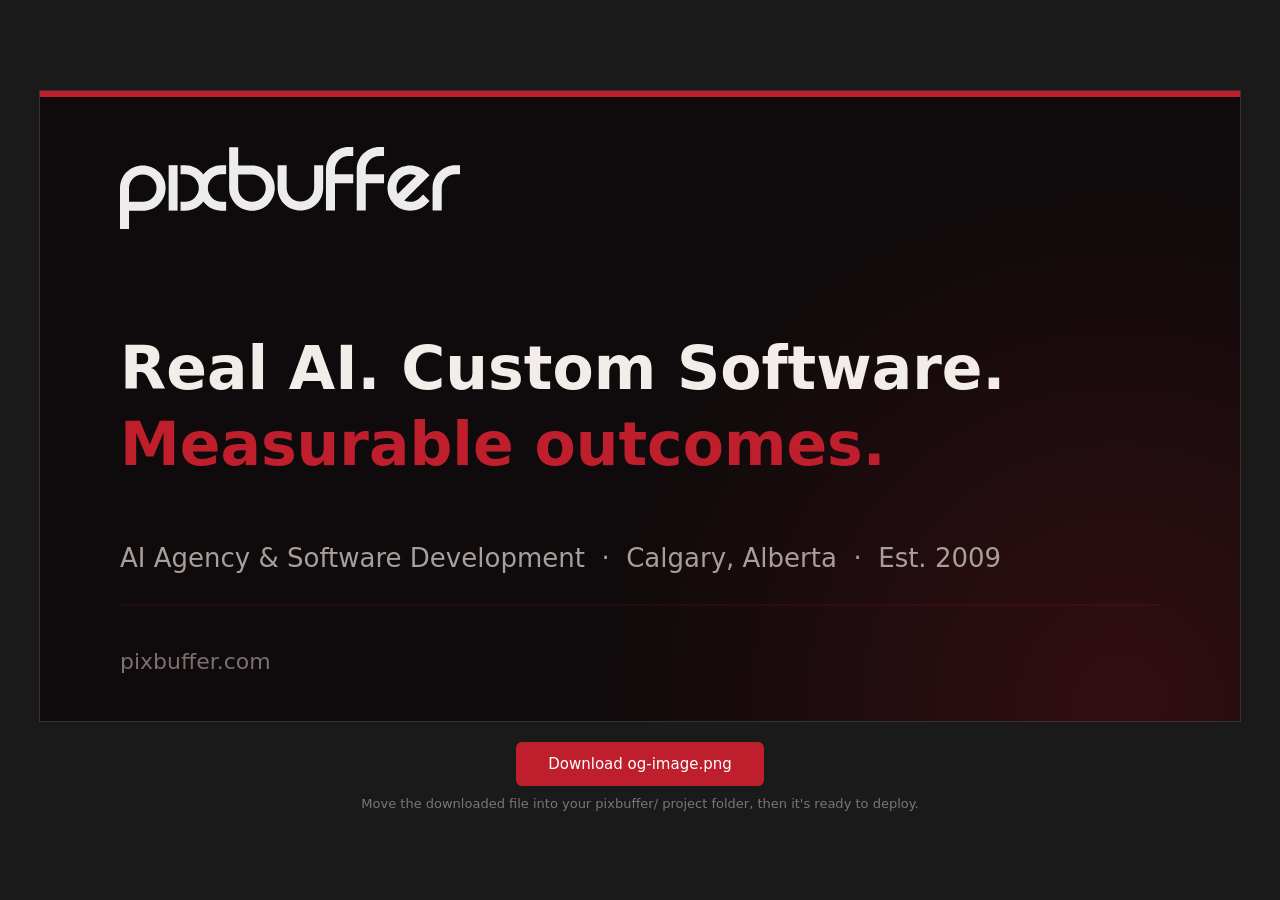
<file: og-image.html>
<!DOCTYPE html>
<html>
<head>
  <meta charset="UTF-8">
  <title>OG Image Generator — PixBuffer</title>
  <style>
    body {
      margin: 0;
      background: #1a1a1a;
      display: flex;
      flex-direction: column;
      align-items: center;
      justify-content: center;
      min-height: 100vh;
      font-family: system-ui, sans-serif;
      padding: 24px;
      box-sizing: border-box;
    }
    canvas { display: block; max-width: 100%; border: 1px solid #333; }
    .controls { margin-top: 20px; display: flex; flex-direction: column; align-items: center; gap: 10px; }
    button {
      background: #bf1e2d; color: white; border: none;
      padding: 13px 32px; font-size: 15px; border-radius: 6px;
      cursor: pointer; font-family: system-ui, sans-serif;
    }
    button:hover { background: #a01825; }
    p { color: #777; font-size: 13px; text-align: center; margin: 0; }
  </style>
</head>
<body>
  <canvas id="og-canvas" width="1200" height="630"></canvas>
  <div class="controls">
    <button onclick="download()">Download og-image.png</button>
    <p>Move the downloaded file into your pixbuffer/ project folder, then it's ready to deploy.</p>
  </div>

  <script>
    const canvas = document.getElementById('og-canvas');
    const ctx    = canvas.getContext('2d');
    const W = 1200, H = 630;

    function draw(logo) {
      // Background
      ctx.fillStyle = '#0f0a0b';
      ctx.fillRect(0, 0, W, H);

      // Subtle red radial glow (bottom-right)
      const grd = ctx.createRadialGradient(1080, 610, 0, 1080, 610, 520);
      grd.addColorStop(0, 'rgba(191,30,45,0.2)');
      grd.addColorStop(1, 'rgba(191,30,45,0)');
      ctx.fillStyle = grd;
      ctx.fillRect(0, 0, W, H);

      // Red top accent bar
      ctx.fillStyle = '#bf1e2d';
      ctx.fillRect(0, 0, W, 6);

      // Logo — white monochrome
      if (logo) {
        ctx.save();
        ctx.filter = 'brightness(0) invert(1)';
        ctx.globalAlpha = 0.92;
        // Native logo ratio ~4.13:1
        const lw = 340, lh = Math.round(340 / 4.13);
        ctx.drawImage(logo, 80, 56, lw, lh);
        ctx.restore();
      }

      // Headline — white
      ctx.fillStyle = '#f2ede8';
      ctx.font = 'bold 60px Futura, "Century Gothic", system-ui, sans-serif';
      ctx.fillText('Real AI. Custom Software.', 80, 298);

      // Headline — red accent line
      ctx.fillStyle = '#bf1e2d';
      ctx.fillText('Measurable outcomes.', 80, 374);

      // Description
      ctx.fillStyle = '#a89e9a';
      ctx.font = '26px Futura, "Century Gothic", system-ui, sans-serif';
      ctx.fillText('AI Agency & Software Development  ·  Calgary, Alberta  ·  Est. 2009', 80, 476);

      // Divider
      ctx.strokeStyle = 'rgba(191,30,45,0.22)';
      ctx.lineWidth = 1;
      ctx.beginPath();
      ctx.moveTo(80, 514);
      ctx.lineTo(W - 80, 514);
      ctx.stroke();

      // URL
      ctx.fillStyle = '#7a706e';
      ctx.font = '22px Futura, "Century Gothic", system-ui, sans-serif';
      ctx.fillText('pixbuffer.com', 80, 578);
    }

    function download() {
      const link = document.createElement('a');
      link.download = 'og-image.png';
      link.href = canvas.toDataURL('image/png');
      link.click();
    }

    const logo = new Image();
    logo.onload  = () => draw(logo);
    logo.onerror = () => draw(null);
    logo.src = 'pixbuffer-logo-2026.svg';
  </script>
</body>
</html>
</file>
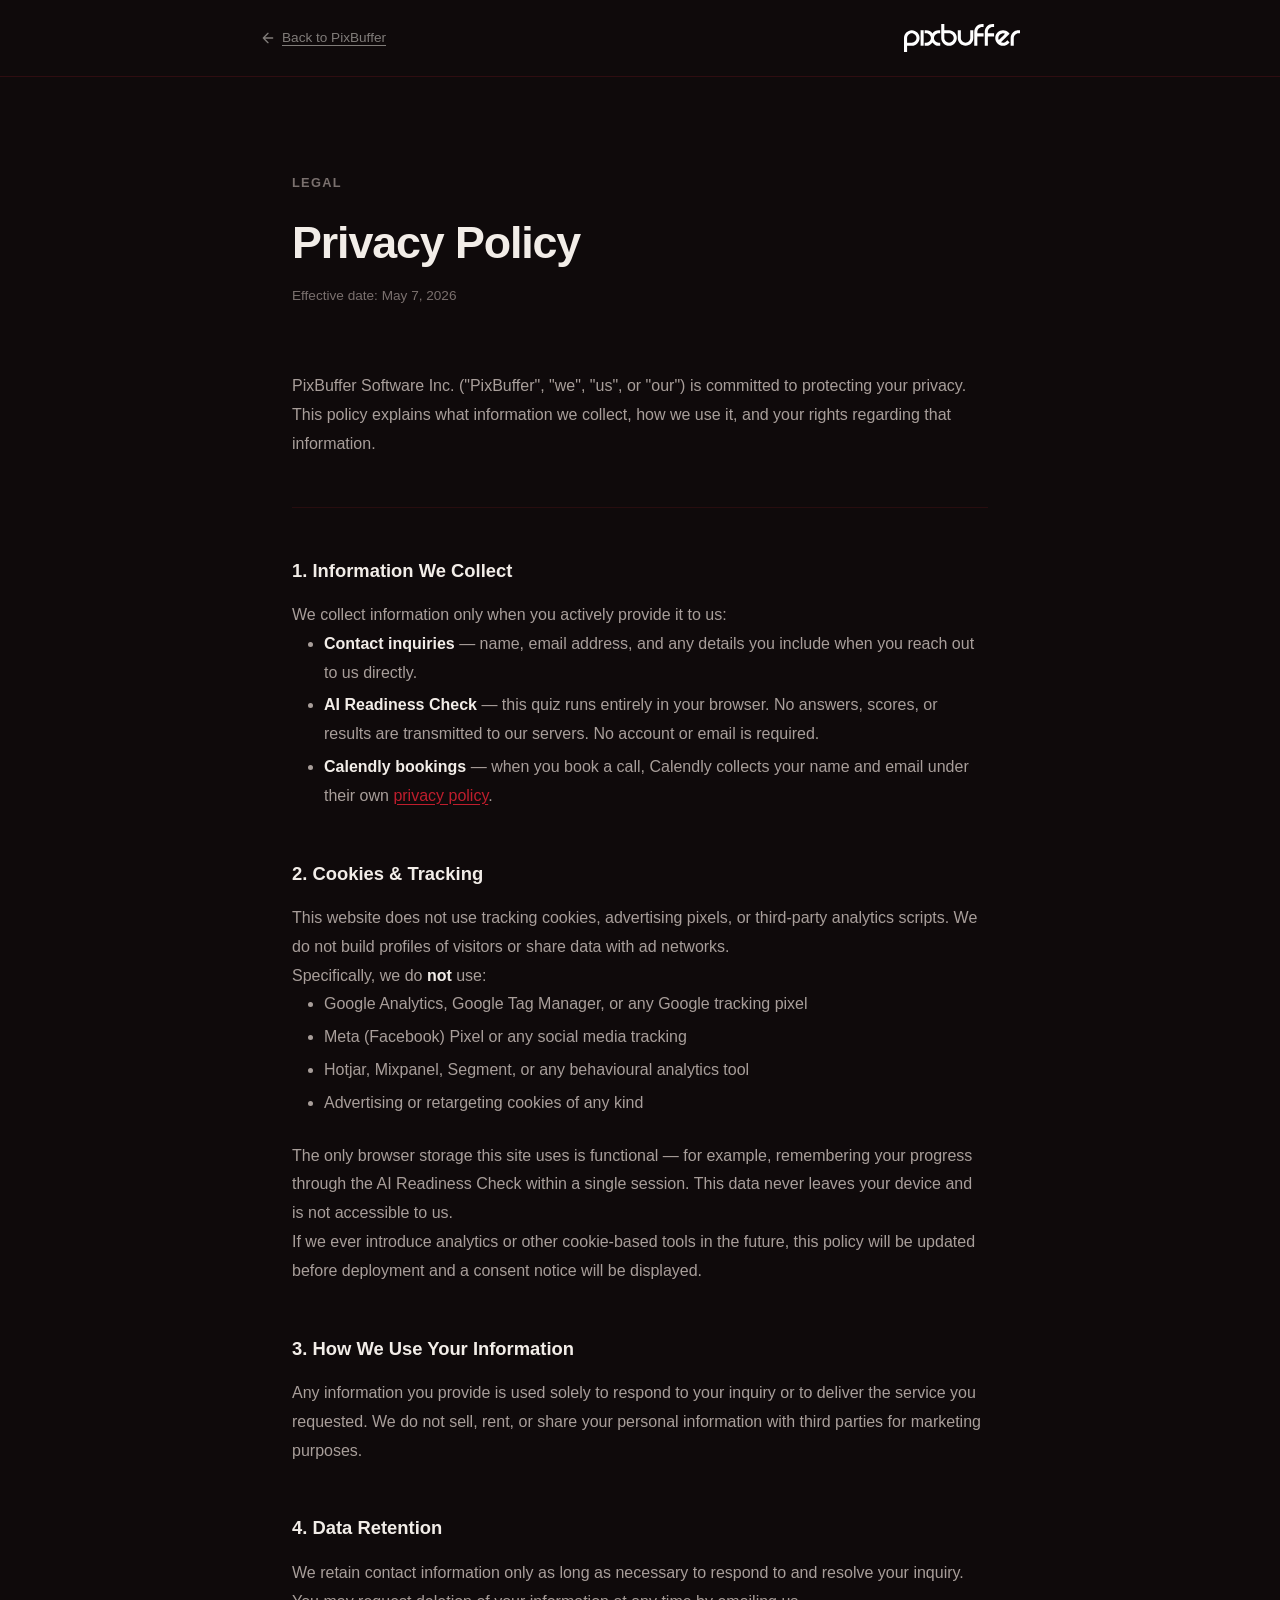
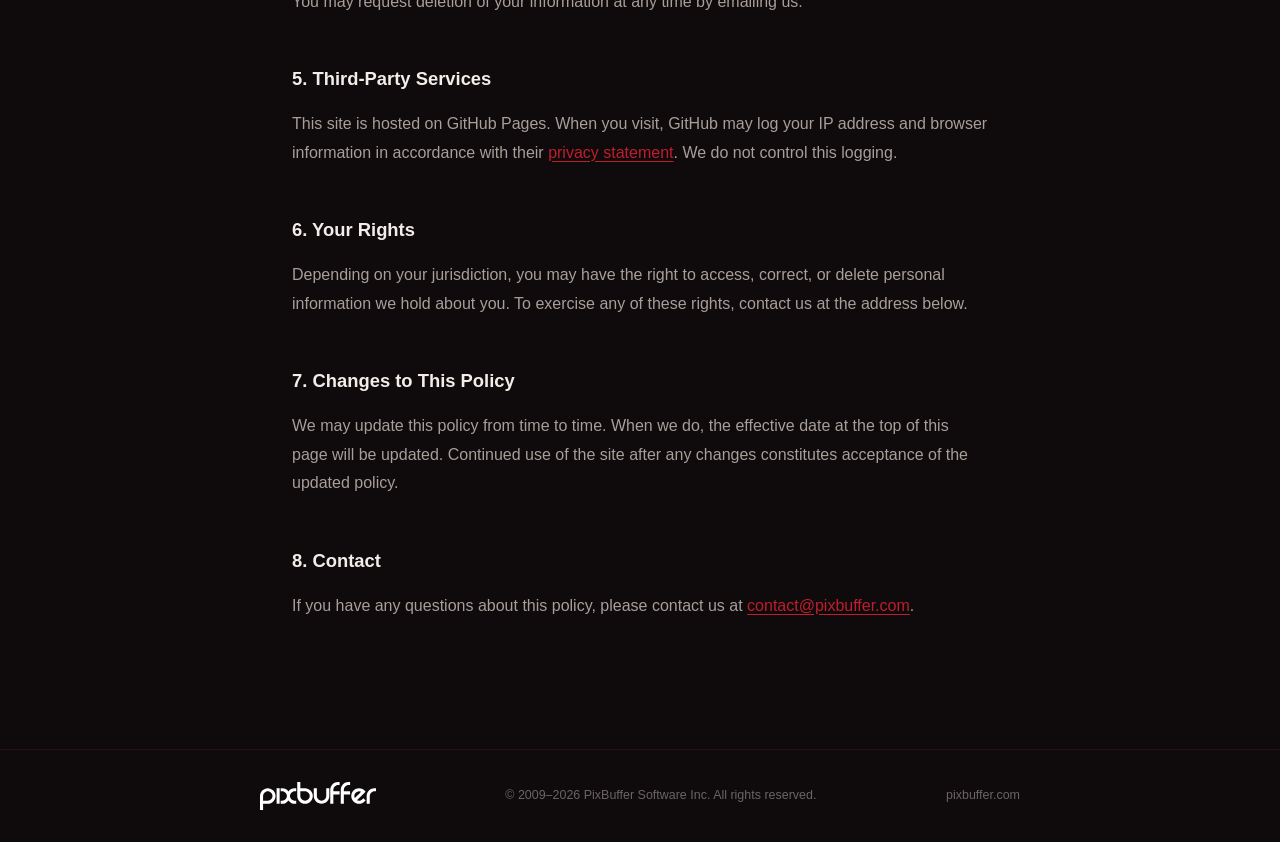
<file: privacy.html>
<!DOCTYPE html>
<html lang="en">
<head>
  <meta charset="UTF-8">
  <meta name="viewport" content="width=device-width, initial-scale=1.0">
  <title>Privacy Policy — PixBuffer</title>
  <meta name="description" content="PixBuffer Software Inc. privacy policy. We respect your privacy and are committed to protecting any information you share with us.">
  <meta name="robots" content="index, follow">
  <link rel="canonical" href="https://pixbuffer.com/privacy.html">
  <link rel="icon" href="fav1.ico" type="image/x-icon">
  <link rel="stylesheet" href="style.css?v=1.0.4">
  <style>
    body { background-color: #0f0a0b; color: #f2ede8; }

    #privacy-header {
      background-color: #0f0a0b;
      border-bottom: 1px solid rgba(191,30,45,0.18);
      padding: 0 var(--s4);
    }
    .privacy-header-inner {
      max-width: 760px;
      margin: 0 auto;
      height: 76px;
      display: flex;
      align-items: center;
      justify-content: space-between;
    }
    .back-link {
      font-size: 0.85rem;
      color: rgba(242,237,232,0.5);
      display: flex;
      align-items: center;
      gap: 6px;
      transition: color var(--t);
    }
    .back-link:hover { color: var(--accent); }

    main {
      max-width: 760px;
      margin: 0 auto;
      padding: var(--s12) var(--s4) var(--s16);
    }

    .privacy-eyebrow {
      display: block;
      font-size: 0.8rem;
      font-weight: 600;
      letter-spacing: 0.1em;
      text-transform: uppercase;
      color: #7a706e;
      margin-bottom: var(--s3);
    }

    h1 {
      font-size: clamp(2rem, 4vw, 2.8rem);
      font-weight: 800;
      letter-spacing: -0.025em;
      line-height: 1.12;
      color: #f2ede8;
      margin-bottom: var(--s2);
    }

    .effective-date {
      font-size: 0.85rem;
      color: #7a706e;
      margin-bottom: var(--s8);
    }

    h2 {
      font-size: 1.15rem;
      font-weight: 700;
      color: #f2ede8;
      margin-top: var(--s6);
      margin-bottom: var(--s2);
    }

    p, li {
      font-size: 1rem;
      color: #a89e9a;
      line-height: 1.8;
    }

    ul {
      list-style: disc;
      padding-left: var(--s4);
      margin-bottom: var(--s3);
    }
    li { margin-bottom: 4px; }

    a { color: var(--accent); text-decoration: underline; text-underline-offset: 3px; }
    a:hover { color: #f2ede8; }

    hr {
      border: none;
      border-top: 1px solid rgba(191,30,45,0.14);
      margin: var(--s6) 0;
    }

    footer {
      background-color: #0f0a0b;
      border-top: 1px solid rgba(191,30,45,0.18);
      padding: var(--s4);
    }
    .footer-inner-privacy {
      max-width: 760px;
      margin: 0 auto;
      display: flex;
      align-items: center;
      gap: var(--s4);
    }
    .footer-logo-sm { height: 28px; width: auto; filter: brightness(0) invert(1); }
    .footer-copy-sm {
      flex: 1;
      font-size: 0.78rem;
      color: rgba(242,237,232,0.4);
      text-align: center;
    }
    .footer-home {
      font-size: 0.78rem;
      color: rgba(242,237,232,0.4);
      text-decoration: none;
      transition: color var(--t);
    }
    .footer-home:hover { color: var(--accent); text-decoration: none; }
  </style>
</head>
<body>

  <header id="privacy-header">
    <div class="privacy-header-inner">
      <a href="index.html" class="back-link">
        <svg width="16" height="16" viewBox="0 0 24 24" fill="none" stroke="currentColor" stroke-width="2" stroke-linecap="round" stroke-linejoin="round">
          <path d="M19 12H5M12 5l-7 7 7 7"/>
        </svg>
        Back to PixBuffer
      </a>
      <a href="index.html" aria-label="PixBuffer home">
        <img src="pixbuffer-logo-2026.svg" alt="PixBuffer" height="28" width="auto" style="filter: brightness(0) invert(1);">
      </a>
    </div>
  </header>

  <main>
    <span class="privacy-eyebrow">Legal</span>
    <h1>Privacy Policy</h1>
    <p class="effective-date">Effective date: May 7, 2026</p>

    <p>PixBuffer Software Inc. ("PixBuffer", "we", "us", or "our") is committed to protecting your privacy. This policy explains what information we collect, how we use it, and your rights regarding that information.</p>

    <hr>

    <h2>1. Information We Collect</h2>
    <p>We collect information only when you actively provide it to us:</p>
    <ul>
      <li><strong>Contact inquiries</strong> — name, email address, and any details you include when you reach out to us directly.</li>
      <li><strong>AI Readiness Check</strong> — this quiz runs entirely in your browser. No answers, scores, or results are transmitted to our servers. No account or email is required.</li>
      <li><strong>Calendly bookings</strong> — when you book a call, Calendly collects your name and email under their own <a href="https://calendly.com/privacy" target="_blank" rel="noopener noreferrer">privacy policy</a>.</li>
    </ul>

    <h2>2. Cookies &amp; Tracking</h2>
    <p>This website does not use tracking cookies, advertising pixels, or third-party analytics scripts. We do not build profiles of visitors or share data with ad networks.</p>
    <p>Specifically, we do <strong>not</strong> use:</p>
    <ul>
      <li>Google Analytics, Google Tag Manager, or any Google tracking pixel</li>
      <li>Meta (Facebook) Pixel or any social media tracking</li>
      <li>Hotjar, Mixpanel, Segment, or any behavioural analytics tool</li>
      <li>Advertising or retargeting cookies of any kind</li>
    </ul>
    <p>The only browser storage this site uses is functional — for example, remembering your progress through the AI Readiness Check within a single session. This data never leaves your device and is not accessible to us.</p>
    <p>If we ever introduce analytics or other cookie-based tools in the future, this policy will be updated before deployment and a consent notice will be displayed.</p>

    <h2>3. How We Use Your Information</h2>
    <p>Any information you provide is used solely to respond to your inquiry or to deliver the service you requested. We do not sell, rent, or share your personal information with third parties for marketing purposes.</p>

    <h2>4. Data Retention</h2>
    <p>We retain contact information only as long as necessary to respond to and resolve your inquiry. You may request deletion of your information at any time by emailing us.</p>

    <h2>5. Third-Party Services</h2>
    <p>This site is hosted on GitHub Pages. When you visit, GitHub may log your IP address and browser information in accordance with their <a href="https://docs.github.com/en/site-policy/privacy-policies/github-general-privacy-statement" target="_blank" rel="noopener noreferrer">privacy statement</a>. We do not control this logging.</p>

    <h2>6. Your Rights</h2>
    <p>Depending on your jurisdiction, you may have the right to access, correct, or delete personal information we hold about you. To exercise any of these rights, contact us at the address below.</p>

    <h2>7. Changes to This Policy</h2>
    <p>We may update this policy from time to time. When we do, the effective date at the top of this page will be updated. Continued use of the site after any changes constitutes acceptance of the updated policy.</p>

    <h2>8. Contact</h2>
    <p>If you have any questions about this policy, please contact us at <a href="mailto:contact@pixbuffer.com">contact@pixbuffer.com</a>.</p>
  </main>

  <footer>
    <div class="footer-inner-privacy">
      <a href="index.html" aria-label="PixBuffer home">
        <img src="pixbuffer-logo-2026.svg" alt="PixBuffer" class="footer-logo-sm">
      </a>
      <p class="footer-copy-sm">&copy; 2009&ndash;2026 PixBuffer Software Inc. All rights reserved.</p>
      <a href="index.html" class="footer-home">pixbuffer.com</a>
    </div>
  </footer>

</body>
</html>
</file>
<file: style.css>
/* ============================================================
   TOKENS
   ============================================================ */
:root {
  /* Colors */
  --bg:              #f7f7f8;
  --surface:         #ffffff;
  --border:          #e4e4e7;
  --accent:          #bf1e2d;
  --accent-hover:    #a01825;
  --accent-muted:    #fdf0f1;
  --text:            #111112;
  --text-muted:      #52525b;
  --text-faint:      #939598;

  /* Typography */
  --font: Futura, "Futura PT", "Century Gothic", sans-serif;
  --font-mono: "SF Mono", "Fira Code", Consolas, monospace;

  /* Spacing (8-point grid) */
  --s1:  8px;
  --s2:  16px;
  --s3:  24px;
  --s4:  32px;
  --s5:  40px;
  --s6:  48px;
  --s8:  64px;
  --s10: 80px;
  --s12: 96px;
  --s16: 128px;

  /* Radius */
  --r:   8px;
  --r-lg: 14px;

  /* Transitions */
  --t:   0.18s ease;
  --t-md: 0.32s ease;
}

/* ============================================================
   RESET
   ============================================================ */
*, *::before, *::after {
  box-sizing: border-box;
  margin: 0;
  padding: 0;
}

html {
  scroll-behavior: smooth;
  -webkit-font-smoothing: antialiased;
  -moz-osx-font-smoothing: grayscale;
}

body {
  font-family: var(--font);
  background-color: var(--bg);
  color: var(--text);
  line-height: 1.6;
  font-size: 1rem;
}

img, svg { display: block; max-width: 100%; }
a        { color: inherit; text-decoration: none; }
ul       { list-style: none; }
strong   { font-weight: 700; color: var(--text); }

/* ============================================================
   LAYOUT
   ============================================================ */
.container {
  width: 100%;
  max-width: 1200px;
  margin: 0 auto;
  padding: 0 var(--s4);
}

section { padding: var(--s16) 0; }

.section-surface { background-color: var(--surface); }

/* ============================================================
   TYPOGRAPHY
   ============================================================ */
.eyebrow {
  display: block;
  font-size: 0.91rem;
  font-weight: 600;
  letter-spacing: 0.12em;
  text-transform: uppercase;
  color: var(--text-faint);
  margin-bottom: var(--s3);
}

.section-headline {
  font-size: clamp(2.6rem, 5.2vw, 3.575rem);
  font-weight: 800;
  line-height: 1.12;
  letter-spacing: -0.025em;
  color: var(--text);
  margin-bottom: var(--s3);
}

.section-subhead {
  font-size: clamp(1.3rem, 1.82vw, 1.43rem);
  color: var(--text-muted);
  line-height: 1.7;
}

.body-text {
  font-size: 1.3rem;
  color: var(--text-muted);
  line-height: 1.8;
  margin-bottom: var(--s3);
}

.body-text:last-of-type { margin-bottom: 0; }

.accent { color: var(--accent); }

.hero-blink-dot {
  animation: hero-blink 1s step-end infinite;
}

@keyframes hero-blink {
  0%, 100% { opacity: 1; }
  50%       { opacity: 0; }
}

/* ============================================================
   BUTTONS
   ============================================================ */
.btn {
  display: inline-flex;
  align-items: center;
  justify-content: center;
  padding: 13px 26px;
  border-radius: var(--r);
  font-size: 0.9rem;
  font-weight: 600;
  font-family: var(--font);
  line-height: 1;
  cursor: pointer;
  border: 1.5px solid transparent;
  white-space: nowrap;
  transition:
    background-color var(--t),
    color var(--t),
    border-color var(--t),
    box-shadow var(--t),
    transform var(--t);
}

.btn:active { transform: translateY(1px); }

.btn-primary {
  background-color: var(--accent);
  color: #fff;
  border-color: var(--accent);
}
.btn-primary:hover {
  background-color: var(--accent-hover);
  border-color: var(--accent-hover);
  box-shadow: 0 4px 18px rgba(191,30,45,0.22);
}

.btn-outline {
  background-color: transparent;
  color: var(--accent);
  border-color: var(--accent);
}
.btn-outline:hover {
  background-color: var(--accent);
  color: #fff;
}

.btn-ghost {
  background: transparent;
  color: var(--text-muted);
  border-color: transparent;
  padding-left: 0;
  padding-right: 0;
}
.btn-ghost:hover { color: var(--accent); }

.btn-sm  { padding: 9px 18px; font-size: 0.84rem; }
.btn-lg  { padding: 16px 34px; font-size: 1rem; }

/* ============================================================
   HEADER
   ============================================================ */
#site-header {
  position: sticky;
  top: 0;
  z-index: 200;
  background-color: #0f0a0b;
  border-bottom: 1px solid rgba(191,30,45,0.18);
  transition: border-color var(--t), box-shadow var(--t);
}

#site-header.scrolled {
  box-shadow: 0 1px 20px rgba(0,0,0,0.4);
}

.header-inner {
  display: flex;
  align-items: center;
  gap: var(--s4);
  height: 76px;
}

.logo-link { flex-shrink: 0; }
.logo      { height: 39px; width: auto; filter: brightness(0) invert(1); }

#main-nav { flex: 1; }

.nav-list {
  display: flex;
  align-items: center;
  justify-content: center;
  gap: var(--s5);
}

.nav-link {
  font-size: 0.88rem;
  font-weight: 500;
  color: rgba(242,237,232,0.6);
  transition: color var(--t);
}
.nav-link:hover { color: #f2ede8; }

.nav-cta { flex-shrink: 0; }

/* Hamburger */
.hamburger {
  display: none;
  flex-direction: column;
  justify-content: center;
  gap: 5px;
  background: none;
  border: none;
  cursor: pointer;
  padding: 6px;
  margin-left: auto;
}

.hamburger span {
  display: block;
  width: 22px;
  height: 1.5px;
  background-color: #f2ede8;
  border-radius: 2px;
  transition: transform var(--t-md), opacity var(--t-md);
  transform-origin: center;
}

.hamburger.open span:nth-child(1) { transform: translateY(6.5px) rotate(45deg); }
.hamburger.open span:nth-child(2) { opacity: 0; transform: scaleX(0); }
.hamburger.open span:nth-child(3) { transform: translateY(-6.5px) rotate(-45deg); }

/* Mobile nav */
.mobile-nav {
  display: none;
  position: fixed;
  inset: 76px 0 0 0;
  background-color: #0f0a0b;
  z-index: 199;
  padding: var(--s6) var(--s4);
  transform: translateX(100%);
  transition: transform 0.28s ease;
  border-top: 1px solid rgba(191,30,45,0.18);
}

.mobile-nav.open { transform: translateX(0); }

.mobile-nav-list {
  display: flex;
  flex-direction: column;
  gap: var(--s4);
}

.mobile-nav-link {
  font-size: 1.2rem;
  font-weight: 700;
  color: #f2ede8;
  transition: color var(--t);
}
.mobile-nav-link:hover { color: var(--accent); }

.mobile-cta { width: 100%; margin-top: var(--s2); }

/* ============================================================
   HERO
   ============================================================ */
#hero {
  min-height: calc(100vh - 76px);
  display: flex;
  align-items: center;
  padding: var(--s12) 0;
}

.hero-inner {
  max-width: 760px;
}

.hero-headline {
  font-size: clamp(2.6rem, 6vw, 4.2rem);
  font-weight: 900;
  line-height: 1.06;
  letter-spacing: -0.035em;
  color: var(--text);
  margin-bottom: var(--s4);
}

.hero-subhead {
  font-size: 1.3rem;
  color: var(--text-muted);
  line-height: 1.8;
  margin-bottom: var(--s5);
  max-width: 580px;
}

.hero-ctas {
  display: flex;
  align-items: center;
  gap: var(--s3);
  flex-wrap: wrap;
}

/* ============================================================
   HOW IT WORKS
   ============================================================ */
.split {
  display: grid;
  grid-template-columns: 1fr 1fr;
  gap: var(--s12);
  align-items: start;
}

.split-left .section-headline { margin-bottom: 0; }

.steps {
  margin-top: var(--s6);
  padding-top: var(--s6);
  border-top: 1px solid var(--border);
  display: grid;
  grid-template-columns: repeat(3, 1fr);
  gap: var(--s4);
}

.step {
  background-color: var(--bg);
  border: 1px solid var(--border);
  border-radius: var(--r-lg);
  padding: var(--s4);
  display: flex;
  flex-direction: column;
  gap: var(--s2);
}

.step-icon {
  width: 42px;
  height: 42px;
  display: flex;
  align-items: center;
  justify-content: center;
  background-color: var(--accent-muted);
  border-radius: var(--r);
  color: var(--accent);
  margin-bottom: var(--s1);
}

.step-label {
  font-size: 1.3rem;
  font-weight: 700;
  color: var(--text);
}

.step-desc {
  font-size: 1.3rem;
  color: var(--text-muted);
  line-height: 1.6;
}

/* ============================================================
   PACKAGES
   ============================================================ */
.section-header {
  text-align: center;
  max-width: 620px;
  margin: 0 auto var(--s10);
}

.section-header .section-subhead { margin-top: var(--s2); }

.packages-grid {
  display: grid;
  grid-template-columns: repeat(3, 1fr);
  gap: var(--s4);
  align-items: start;
}

.package-card {
  background-color: var(--surface);
  border: 1px solid var(--border);
  border-radius: var(--r-lg);
  padding: var(--s5);
  position: relative;
  display: flex;
  flex-direction: column;
  gap: var(--s3);
  transition: box-shadow var(--t-md), transform var(--t-md);
}

.package-card:hover {
  box-shadow: 0 8px 36px rgba(0,0,0,0.09);
  transform: translateY(-4px);
}

.package-featured {
  border-color: var(--accent);
  box-shadow: 0 4px 28px rgba(191,30,45,0.10);
}

.package-featured:hover {
  box-shadow: 0 12px 48px rgba(191,30,45,0.16);
}

.package-badge {
  position: absolute;
  top: -13px;
  left: 50%;
  transform: translateX(-50%);
  background-color: var(--accent);
  color: #fff;
  font-size: 0.68rem;
  font-weight: 700;
  letter-spacing: 0.08em;
  text-transform: uppercase;
  padding: 4px 14px;
  border-radius: 99px;
  white-space: nowrap;
}

.package-top { display: flex; flex-direction: column; gap: var(--s2); }

.package-tag {
  font-size: 0.7rem;
  font-weight: 600;
  letter-spacing: 0.08em;
  text-transform: uppercase;
  color: var(--text-faint);
}

.package-price {
  font-size: clamp(2rem, 3vw, 2.6rem);
  font-weight: 900;
  letter-spacing: -0.03em;
  line-height: 1;
  color: var(--text);
}

.price-unit {
  font-size: 1rem;
  font-weight: 600;
  color: var(--text-muted);
  letter-spacing: 0;
}

.package-name {
  font-size: 1.15rem;
  font-weight: 800;
  color: var(--text);
  letter-spacing: -0.01em;
}

.package-tagline {
  font-size: 0.875rem;
  color: var(--text-muted);
  line-height: 1.55;
  padding-bottom: var(--s2);
  border-bottom: 1px solid var(--border);
}

.package-desc {
  font-size: 0.875rem;
  color: var(--text-muted);
  line-height: 1.75;
  flex: 1;
}

.package-deliverables {
  display: flex;
  flex-direction: column;
  gap: 9px;
}

.package-deliverables li {
  font-size: 0.875rem;
  color: var(--text-muted);
  padding-left: 22px;
  position: relative;
  line-height: 1.5;
}

.package-deliverables li::before {
  content: '✓';
  position: absolute;
  left: 0;
  color: var(--accent);
  font-weight: 700;
  font-size: 0.8rem;
}

/* ============================================================
   CLIENTS
   ============================================================ */
.clients-inner {
  max-width: 720px;
}

.clients-body {
  font-size: clamp(1.3rem, 1.82vw, 1.43rem);
  color: var(--text-muted);
  line-height: 1.8;
  margin-bottom: var(--s6);
}

.clients-list {
  display: flex;
  flex-direction: column;
  gap: 0;
  border-top: 1px solid var(--border);
}

.client-item {
  display: flex;
  align-items: baseline;
  gap: var(--s4);
  padding: var(--s3) 0;
  border-bottom: 1px solid var(--border);
}

.client-domain {
  font-family: var(--font-mono);
  font-size: 0.9rem;
  font-weight: 600;
  color: var(--text);
  flex-shrink: 0;
  min-width: 240px;
}

.client-desc {
  font-size: 0.875rem;
  color: var(--text-faint);
  line-height: 1.5;
}

@media (max-width: 600px) {
  .client-item {
    flex-direction: column;
    gap: var(--s1);
  }
  .client-domain { min-width: 0; }
}

/* ============================================================
   AI READINESS
   ============================================================ */
.readiness-block {
  text-align: center;
  max-width: 580px;
  margin: 0 auto;
}

.readiness-body {
  font-size: 1.3rem;
  color: var(--text-muted);
  line-height: 1.8;
  margin: var(--s3) auto var(--s5);
  max-width: 460px;
}

/* ============================================================
   CONTACT
   ============================================================ */
.contact-grid {
  display: grid;
  grid-template-columns: 1fr 1fr;
  gap: var(--s12);
  align-items: center;
}

.contact-left {
  display: flex;
  flex-direction: column;
  align-items: flex-start;
  gap: var(--s3);
}
.contact-left .section-headline { margin-bottom: 0; }
.contact-left .body-text        { margin-bottom: 0; }

/* Card wrapping the contact details */
.contact-card {
  background-color: var(--surface);
  border: 1px solid var(--border);
  border-top: 3px solid var(--accent);
  border-radius: var(--r-lg);
  padding: var(--s5);
  display: flex;
  flex-direction: column;
  gap: 0;
}

.contact-item {
  display: flex;
  align-items: center;
  gap: var(--s3);
  padding: var(--s3) 0;
  border-bottom: 1px solid var(--border);
  color: var(--text-muted);
  transition: color var(--t);
  text-decoration: none;
}

.contact-item:last-child { border-bottom: none; }

.contact-icon {
  flex-shrink: 0;
  width: 36px;
  height: 36px;
  display: flex;
  align-items: center;
  justify-content: center;
  background-color: var(--accent-muted);
  border-radius: var(--r);
  color: var(--accent);
}

.contact-text {
  font-family: var(--font-mono);
  font-size: 0.95rem;
  font-weight: 500;
  line-height: 1.4;
}

a.contact-item:hover             { color: var(--accent); }
a.contact-item:hover .contact-icon { background-color: var(--accent); color: #fff; }

.contact-location { cursor: default; }

/* ============================================================
   FOOTER
   ============================================================ */
#site-footer {
  background-color: #0f0a0b;
  border-top: 1px solid rgba(191,30,45,0.18);
  padding: var(--s5) 0;
}

.footer-inner {
  display: flex;
  align-items: center;
  gap: var(--s4);
}

.footer-logo  { height: 39px; width: auto; flex-shrink: 0; filter: brightness(0) invert(1); }

.footer-copy {
  flex: 1;
  text-align: center;
  font-size: 0.78rem;
  color: rgba(242,237,232,0.4);
}

.footer-email {
  font-size: 0.78rem;
  color: rgba(242,237,232,0.4);
  transition: color var(--t);
}
.footer-email:hover { color: var(--accent); }

/* ============================================================
   SCROLL REVEAL
   ============================================================ */
.reveal {
  opacity: 0;
  transform: translateY(22px);
  transition: opacity 0.56s ease, transform 0.56s ease;
}

.reveal.visible {
  opacity: 1;
  transform: translateY(0);
}

.steps .reveal:nth-child(2) { transition-delay: 0.08s; }
.steps .reveal:nth-child(3) { transition-delay: 0.16s; }

.packages-grid .reveal:nth-child(2) { transition-delay: 0.1s; }
.packages-grid .reveal:nth-child(3) { transition-delay: 0.2s; }

/* ============================================================
   RESPONSIVE — TABLET (≤ 1024px)
   ============================================================ */
@media (max-width: 1024px) {
  .packages-grid {
    grid-template-columns: 1fr;
    max-width: 500px;
    margin-left: auto;
    margin-right: auto;
  }
}

/* ============================================================
   RESPONSIVE — MOBILE (≤ 768px)
   ============================================================ */
@media (max-width: 768px) {
  section        { padding: var(--s10) 0; }
  #hero          { min-height: auto; padding: var(--s10) 0; }

  .split         { grid-template-columns: 1fr; gap: var(--s6); }
  .steps         { grid-template-columns: 1fr; }
  .contact-grid  { grid-template-columns: 1fr; gap: var(--s6); }

  .footer-inner  { flex-direction: column; text-align: center; gap: var(--s2); }

  /* Show hamburger, hide desktop nav */
  .hamburger    { display: flex; }
  #main-nav     { display: none; }
  .nav-cta      { display: none; }
  .mobile-nav   { display: block; }
}

/* ============================================================
   RESPONSIVE — SMALL MOBILE (≤ 480px)
   ============================================================ */
@media (max-width: 480px) {
  .container { padding: 0 var(--s3); }

  .hero-ctas {
    flex-direction: column;
    align-items: stretch;
  }

  .hero-ctas .btn-ghost {
    text-align: center;
  }

  .btn-lg { width: 100%; }
}

/* ============================================================
   DARK CONTENT THEME — main only (header + footer stay light)
   ============================================================ */
main {
  --bg:           #0f0a0b;
  --surface:      #18100f;
  --border:       rgba(191, 30, 45, 0.14);
  --text:         #f2ede8;
  --text-muted:   #a89e9a;
  --text-faint:   #7a706e;
  --accent-muted: rgba(191, 30, 45, 0.18);
  background-color: var(--bg);
  color: var(--text);
}

/* Lift card shadows into warm red on dark */
main .package-card:hover {
  box-shadow: 0 8px 36px rgba(191, 30, 45, 0.18);
}

main .package-featured {
  box-shadow: 0 4px 28px rgba(191, 30, 45, 0.22);
}

main .package-featured:hover {
  box-shadow: 0 12px 48px rgba(191, 30, 45, 0.32);
}

/* CTA button glow on dark */
main .btn-primary:hover {
  box-shadow: 0 4px 22px rgba(191, 30, 45, 0.42);
}

/* Contact card subtle glow */
main .contact-card {
  box-shadow: 0 4px 24px rgba(191, 30, 45, 0.12);
}
</file>
